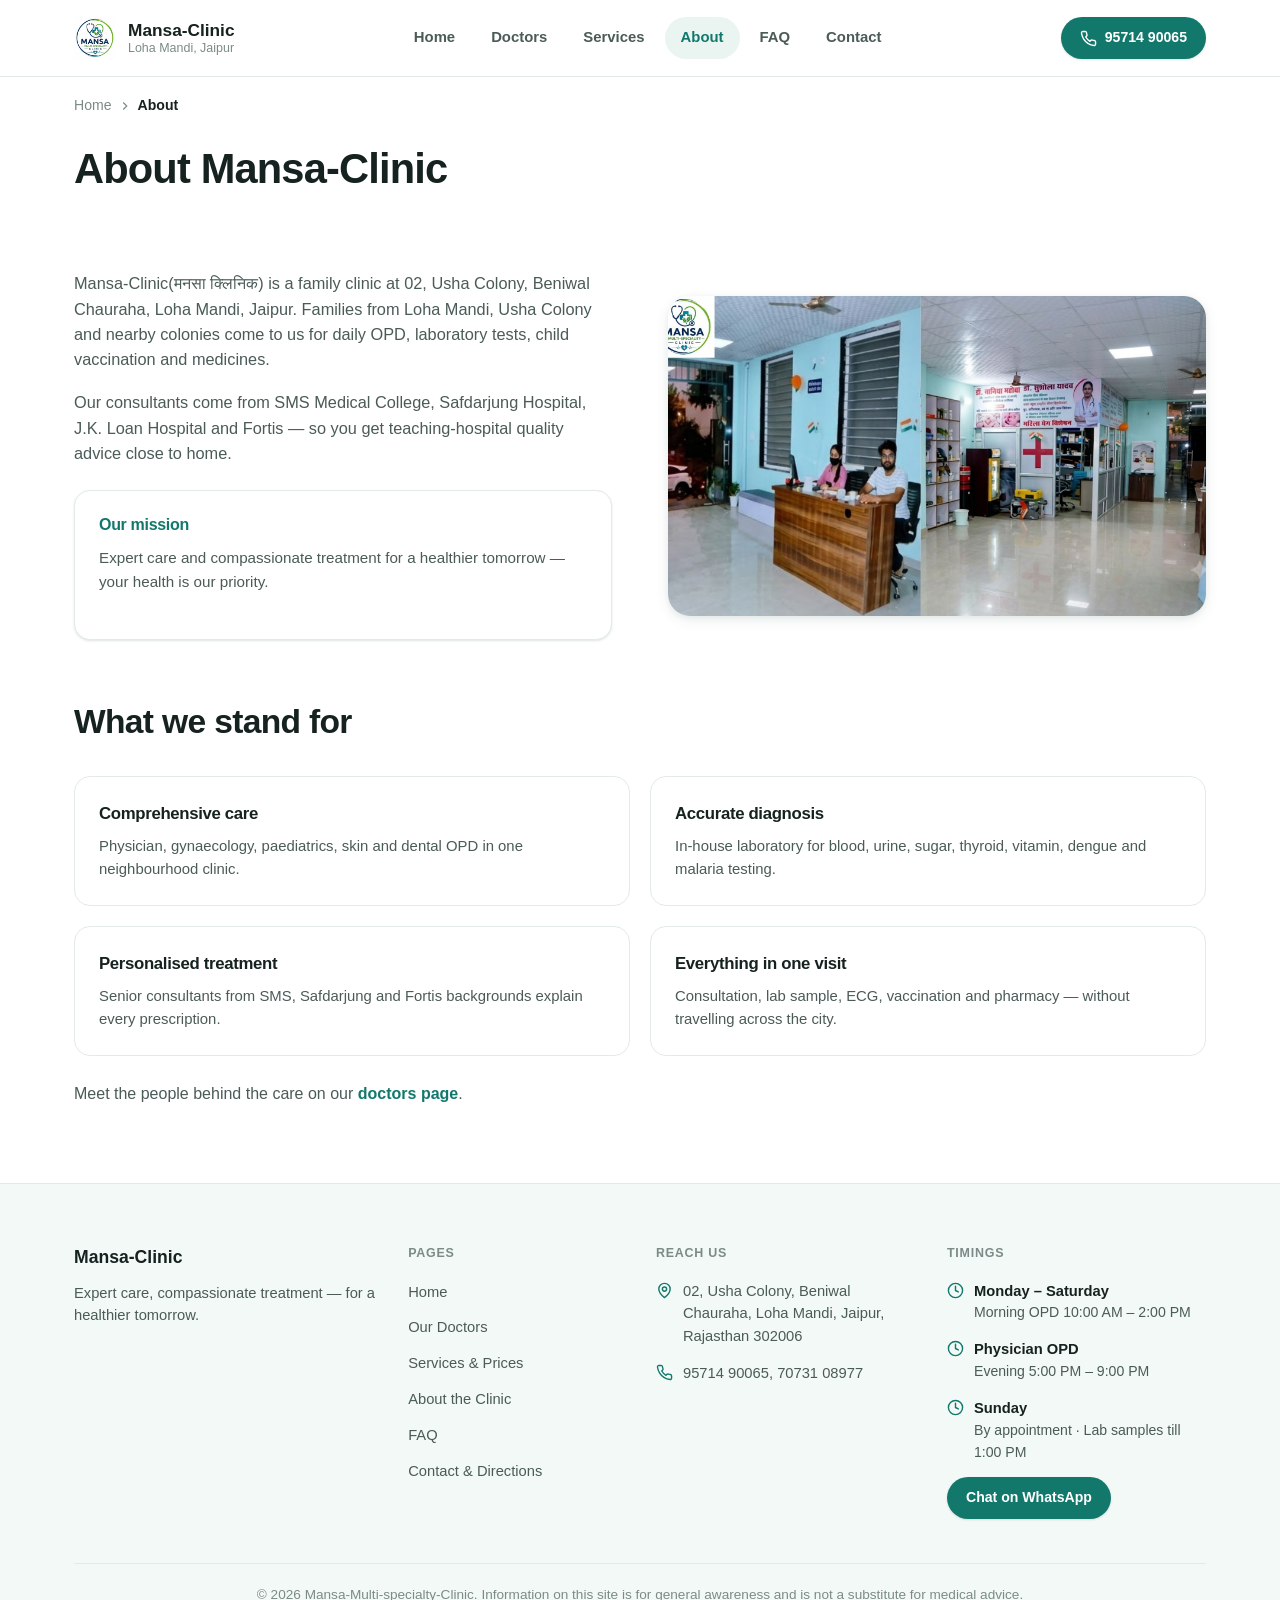
<file: about.html>
<!DOCTYPE html>
<html lang="en">
<head>
<meta charset="UTF-8" />
<meta name="viewport" content="width=device-width, initial-scale=1.0" />
<title>About Mansa-Clinic| Loha Mandi Jaipur</title>
<meta name="description" content="Mansa-Super-specialty-Clinicis a family clinic at Beniwal Chauraha, Loha Mandi, Jaipur, with consultants from SMS Medical College, Safdarjung Hospital and Fortis." />
<link rel="icon" href="data:image/svg+xml,<svg xmlns=%22http://www.w3.org/2000/svg%22 viewBox=%220 0 24 24%22><circle cx=%2212%22 cy=%2212%22 r=%2212%22 fill=%22%2312786c%22/></svg>" />
<link rel="stylesheet" href="assets/style.css" />
</head>
<body>

<!-- ===================== HEADER ===================== -->
<header class="site-header">
  <div class="container">
    <a href="index.html" class="brand">
    <span class="brand-mark" style="background:none;">
     <img src="assets/logo.png" alt="Mansa Clinic logo" style="width:100%; height:100%; object-fit:contain;">
    </span>
      <span class="brand-text">
        <span class="brand-name">Mansa-Clinic</span>
        <span class="brand-sub">Loha Mandi, Jaipur</span>
      </span>
    </a>

    <nav class="main-nav" id="main-nav">
      <a href="index.html">Home</a>
      <a href="index.html#doctors">Doctors</a>
      <a href="services.html">Services</a>
      <a href="about.html" class="active">About</a>
      <a href="faq.html">FAQ</a>
      <a href="contact.html">Contact</a>
    </nav>

    <a href="tel:+919571490065" class="btn btn-teal btn-sm header-cta">
      <svg viewBox="0 0 24 24" fill="none" stroke="currentColor" stroke-width="2" stroke-linecap="round" stroke-linejoin="round"><path d="M22 16.92v3a2 2 0 0 1-2.18 2 19.79 19.79 0 0 1-8.63-3.07 19.5 19.5 0 0 1-6-6 19.79 19.79 0 0 1-3.07-8.67A2 2 0 0 1 4.11 2h3a2 2 0 0 1 2 1.72c.127.96.361 1.903.7 2.81a2 2 0 0 1-.45 2.11L8.09 9.91a16 16 0 0 0 6 6l1.27-1.27a2 2 0 0 1 2.11-.45c.907.339 1.85.573 2.81.7A2 2 0 0 1 22 16.92z"/></svg>
      95714 90065
    </a>

    <button class="nav-toggle" id="nav-toggle" aria-label="Toggle menu" aria-expanded="false">
      <svg viewBox="0 0 24 24" fill="none" stroke="currentColor" stroke-width="2" stroke-linecap="round" stroke-linejoin="round"><line x1="3" y1="6" x2="21" y2="6"/><line x1="3" y1="12" x2="21" y2="12"/><line x1="3" y1="18" x2="21" y2="18"/></svg>
    </button>
  </div>
</header>

<div class="container">
  <div class="breadcrumb">
    <a href="index.html">Home</a>
    <svg width="14" height="14" viewBox="0 0 24 24" fill="none" stroke="currentColor" stroke-width="2"><polyline points="9 18 15 12 9 6"/></svg>
    <span class="current">About</span>
  </div>

  <div class="page-head" style="padding-bottom:0;">
    <h1>About Mansa-Clinic</h1>
  </div>
</div>

<!-- ===================== INTRO SPLIT ===================== -->
<section class="section-tight">
  <div class="container split">
    <div>
      <p style="color:var(--ink-soft); font-size:1.02rem; margin-bottom:18px;">Mansa-Clinic(मनसा क्लिनिक) is a family clinic at 02, Usha Colony, Beniwal Chauraha, Loha Mandi, Jaipur. Families from Loha Mandi, Usha Colony and nearby colonies come to us for daily OPD, laboratory tests, child vaccination and medicines.</p>
      <p style="color:var(--ink-soft); font-size:1.02rem;">Our consultants come from SMS Medical College, Safdarjung Hospital, J.K. Loan Hospital and Fortis — so you get teaching-hospital quality advice close to home.</p>

      <div class="mission-box">
        <h3>Our mission</h3>
        <p>Expert care and compassionate treatment for a healthier tomorrow — your health is our priority.</p>
      </div>
    </div>
    <div class="about-hero-media">
      <img src="assets/reception.jpg" alt="Reception at Mansa-Multi-specialty-Clinic, Loha Mandi, Jaipur" />
    </div>
  </div>
</section>

<!-- ===================== WHAT WE STAND FOR ===================== -->
<section class="section" style="padding-top:0;">
  <div class="container">
    <div class="section-head" style="margin-bottom:24px;">
      <h2>What we stand for</h2>
    </div>

    <div class="value-grid">
      <div class="value-card">
        <h3>Comprehensive care</h3>
        <p>Physician, gynaecology, paediatrics, skin and dental OPD in one neighbourhood clinic.</p>
      </div>
      <div class="value-card">
        <h3>Accurate diagnosis</h3>
        <p>In-house laboratory for blood, urine, sugar, thyroid, vitamin, dengue and malaria testing.</p>
      </div>
      <div class="value-card">
        <h3>Personalised treatment</h3>
        <p>Senior consultants from SMS, Safdarjung and Fortis backgrounds explain every prescription.</p>
      </div>
      <div class="value-card">
        <h3>Everything in one visit</h3>
        <p>Consultation, lab sample, ECG, vaccination and pharmacy — without travelling across the city.</p>
      </div>
    </div>

    <p style="margin-top:26px; color:var(--ink-soft); font-size:1rem;">Meet the people behind the care on our <a href="doctors.html" class="text-link">doctors page</a>.</p>
  </div>
</section>

<!-- ===================== FOOTER ===================== -->
<footer class="site-footer">
  <div class="container">
    <div class="footer-grid">
      <div class="footer-col">
        <div class="footer-brand">Mansa-Clinic</div>
        <p>Expert care, compassionate treatment — for a healthier tomorrow.</p>
      </div>
      <div class="footer-col">
        <h4>Pages</h4>
        <ul>
          <li><a href="index.html">Home</a></li>
          <li><a href="index.html#doctors">Our Doctors</a></li>
          <li><a href="services.html">Services &amp; Prices</a></li>
          <li><a href="about.html">About the Clinic</a></li>
          <li><a href="faq.html">FAQ</a></li>
          <li><a href="contact.html">Contact &amp; Directions</a></li>
        </ul>
      </div>
      <div class="footer-col">
        <h4>Reach us</h4>
        <div class="footer-line">
          <svg viewBox="0 0 24 24" fill="none" stroke="currentColor" stroke-width="2" stroke-linecap="round" stroke-linejoin="round"><path d="M20 10c0 6-8 12-8 12s-8-6-8-12a8 8 0 0 1 16 0z"/><circle cx="12" cy="10" r="3"/></svg>
          <span>02, Usha Colony, Beniwal Chauraha, Loha Mandi, Jaipur, Rajasthan 302006</span>
        </div>
        <div class="footer-line">
          <svg viewBox="0 0 24 24" fill="none" stroke="currentColor" stroke-width="2" stroke-linecap="round" stroke-linejoin="round"><path d="M22 16.92v3a2 2 0 0 1-2.18 2 19.79 19.79 0 0 1-8.63-3.07 19.5 19.5 0 0 1-6-6 19.79 19.79 0 0 1-3.07-8.67A2 2 0 0 1 4.11 2h3a2 2 0 0 1 2 1.72c.127.96.361 1.903.7 2.81a2 2 0 0 1-.45 2.11L8.09 9.91a16 16 0 0 0 6 6l1.27-1.27a2 2 0 0 1 2.11-.45c.907.339 1.85.573 2.81.7A2 2 0 0 1 22 16.92z"/></svg>
          <span><a href="tel:+919571490065">95714 90065</a>, <a href="tel:+917073108977">70731 08977</a></span>
        </div>
      </div>
      <div class="footer-col">
        <h4>Timings</h4>
        <div class="footer-timing">
          <svg viewBox="0 0 24 24" fill="none" stroke="currentColor" stroke-width="2" stroke-linecap="round" stroke-linejoin="round"><circle cx="12" cy="12" r="10"/><polyline points="12 6 12 12 16 14"/></svg>
          <span><strong>Monday – Saturday</strong><span>Morning OPD 10:00 AM – 2:00 PM</span></span>
        </div>
        <div class="footer-timing">
          <svg viewBox="0 0 24 24" fill="none" stroke="currentColor" stroke-width="2" stroke-linecap="round" stroke-linejoin="round"><circle cx="12" cy="12" r="10"/><polyline points="12 6 12 12 16 14"/></svg>
          <span><strong>Physician OPD</strong><span>Evening 5:00 PM – 9:00 PM</span></span>
        </div>
        <div class="footer-timing">
          <svg viewBox="0 0 24 24" fill="none" stroke="currentColor" stroke-width="2" stroke-linecap="round" stroke-linejoin="round"><circle cx="12" cy="12" r="10"/><polyline points="12 6 12 12 16 14"/></svg>
          <span><strong>Sunday</strong><span>By appointment · Lab samples till 1:00 PM</span></span>
        </div>
        <a href="https://wa.me/919571490065?text=Hi!%20I'd%20like%20to%20book%20an%20appointment%20at%20Mansa%20Clinic%2C%20Loha%20Mandi%2C%20Jaipur." class="btn btn-teal btn-sm" target="_blank" rel="noopener">Chat on WhatsApp</a>
      </div>
    </div>
    <div class="footer-bottom">© 2026 Mansa-Multi-specialty-Clinic. Information on this site is for general awareness and is not a substitute for medical advice.</div>
  </div>
</footer>

<div class="mobile-bar">
  <a href="tel:+919571490065" class="mb-call">
    <svg viewBox="0 0 24 24" fill="none" stroke="currentColor" stroke-width="2" stroke-linecap="round" stroke-linejoin="round"><path d="M22 16.92v3a2 2 0 0 1-2.18 2 19.79 19.79 0 0 1-8.63-3.07 19.5 19.5 0 0 1-6-6 19.79 19.79 0 0 1-3.07-8.67A2 2 0 0 1 4.11 2h3a2 2 0 0 1 2 1.72c.127.96.361 1.903.7 2.81a2 2 0 0 1-.45 2.11L8.09 9.91a16 16 0 0 0 6 6l1.27-1.27a2 2 0 0 1 2.11-.45c.907.339 1.85.573 2.81.7A2 2 0 0 1 22 16.92z"/></svg>
    Call now
  </a>
  <a href="https://wa.me/919571490065" class="mb-whatsapp" target="_blank" rel="noopener">
    <svg viewBox="0 0 24 24" fill="none" stroke="currentColor" stroke-width="2" stroke-linecap="round" stroke-linejoin="round"><path d="M21 11.5a8.38 8.38 0 0 1-.9 3.8 8.5 8.5 0 0 1-7.6 4.7 8.38 8.38 0 0 1-3.8-.9L3 21l1.9-5.7a8.38 8.38 0 0 1-.9-3.8 8.5 8.5 0 0 1 4.7-7.6 8.38 8.38 0 0 1 3.8-.9h.5a8.48 8.48 0 0 1 8 8v.5z"/></svg>
    WhatsApp
  </a>
  <a href="contact.html" class="mb-book">
    <svg viewBox="0 0 24 24" fill="none" stroke="currentColor" stroke-width="2" stroke-linecap="round" stroke-linejoin="round"><rect x="3" y="4" width="18" height="18" rx="2"/><line x1="16" y1="2" x2="16" y2="6"/><line x1="8" y1="2" x2="8" y2="6"/><line x1="3" y1="10" x2="21" y2="10"/></svg>
    Book
  </a>
</div>

<script src="assets/script.js"></script>
</body>
</html>
</file>
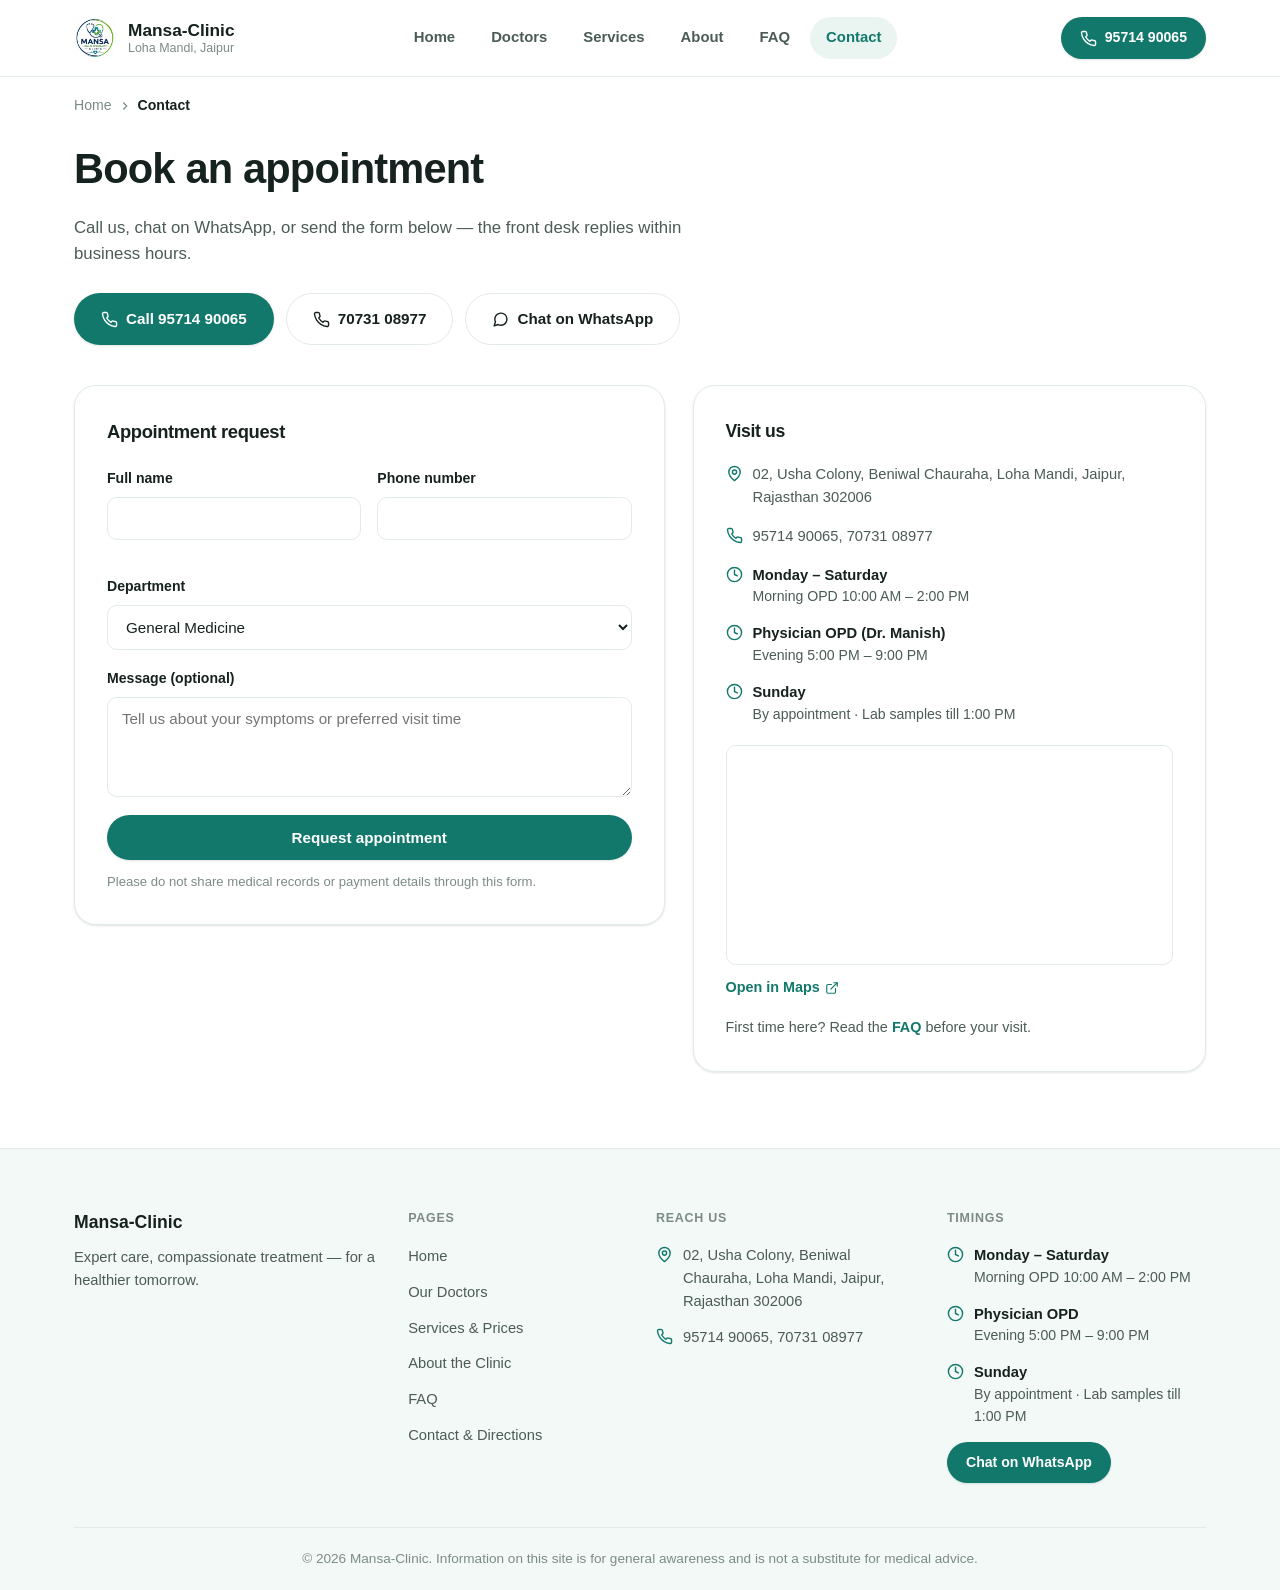
<file: contact.html>
<!DOCTYPE html>
<html lang="en">
<head>
<meta charset="UTF-8" />
<meta name="viewport" content="width=device-width, initial-scale=1.0" />
<title>Contact &amp; Book an Appointment | Mansa-Clinic
, Loha Mandi Jaipur</title>
<meta name="description" content="Call, WhatsApp or request an appointment at Mansa-Clinic
, Beniwal Chauraha, Loha Mandi, Jaipur. Address, phone numbers, timings and map directions." />
<link rel="icon" href="data:image/svg+xml,<svg xmlns=%22http://www.w3.org/2000/svg%22 viewBox=%220 0 24 24%22><circle cx=%2212%22 cy=%2212%22 r=%2212%22 fill=%22%2312786c%22/></svg>" />
<link rel="stylesheet" href="assets/style.css" />
</head>
<body>

<!-- ===================== HEADER ===================== -->
<header class="site-header">
  <div class="container">
    <a href="index.html" class="brand">
     <span class="brand-mark" style="background:none;">
       <img src="assets/logo.png" alt="Mansa Clinic logo" style="width:100%; height:100%; object-fit:contain;">
     </span>
      <span class="brand-text">
        <span class="brand-name">Mansa-Clinic
</span>
        <span class="brand-sub">Loha Mandi, Jaipur</span>
      </span>
    </a>

    <nav class="main-nav" id="main-nav">
      <a href="index.html">Home</a>
      <a href="index.html#doctors">Doctors</a>
      <a href="services.html">Services</a>
      <a href="about.html">About</a>
      <a href="faq.html">FAQ</a>
      <a href="contact.html" class="active">Contact</a>
    </nav>

    <a href="tel:+919571490065" class="btn btn-teal btn-sm header-cta">
      <svg viewBox="0 0 24 24" fill="none" stroke="currentColor" stroke-width="2" stroke-linecap="round" stroke-linejoin="round"><path d="M22 16.92v3a2 2 0 0 1-2.18 2 19.79 19.79 0 0 1-8.63-3.07 19.5 19.5 0 0 1-6-6 19.79 19.79 0 0 1-3.07-8.67A2 2 0 0 1 4.11 2h3a2 2 0 0 1 2 1.72c.127.96.361 1.903.7 2.81a2 2 0 0 1-.45 2.11L8.09 9.91a16 16 0 0 0 6 6l1.27-1.27a2 2 0 0 1 2.11-.45c.907.339 1.85.573 2.81.7A2 2 0 0 1 22 16.92z"/></svg>
      95714 90065
    </a>

    <button class="nav-toggle" id="nav-toggle" aria-label="Toggle menu" aria-expanded="false">
      <svg viewBox="0 0 24 24" fill="none" stroke="currentColor" stroke-width="2" stroke-linecap="round" stroke-linejoin="round"><line x1="3" y1="6" x2="21" y2="6"/><line x1="3" y1="12" x2="21" y2="12"/><line x1="3" y1="18" x2="21" y2="18"/></svg>
    </button>
  </div>
</header>

<div class="container">
  <div class="breadcrumb">
    <a href="index.html">Home</a>
    <svg width="14" height="14" viewBox="0 0 24 24" fill="none" stroke="currentColor" stroke-width="2"><polyline points="9 18 15 12 9 6"/></svg>
    <span class="current">Contact</span>
  </div>

  <div class="page-head" style="padding-bottom:0;">
    <h1>Book an appointment</h1>
    <p>Call us, chat on WhatsApp, or send the form below — the front desk replies within business hours.</p>
  </div>

  <div class="contact-actions">
    <a href="tel:+919571490065" class="btn btn-teal">
      <svg viewBox="0 0 24 24" fill="none" stroke="currentColor" stroke-width="2" stroke-linecap="round" stroke-linejoin="round"><path d="M22 16.92v3a2 2 0 0 1-2.18 2 19.79 19.79 0 0 1-8.63-3.07 19.5 19.5 0 0 1-6-6 19.79 19.79 0 0 1-3.07-8.67A2 2 0 0 1 4.11 2h3a2 2 0 0 1 2 1.72c.127.96.361 1.903.7 2.81a2 2 0 0 1-.45 2.11L8.09 9.91a16 16 0 0 0 6 6l1.27-1.27a2 2 0 0 1 2.11-.45c.907.339 1.85.573 2.81.7A2 2 0 0 1 22 16.92z"/></svg>
      Call 95714 90065
    </a>
    <a href="tel:+917073108977" class="btn btn-outline">
      <svg viewBox="0 0 24 24" fill="none" stroke="currentColor" stroke-width="2" stroke-linecap="round" stroke-linejoin="round"><path d="M22 16.92v3a2 2 0 0 1-2.18 2 19.79 19.79 0 0 1-8.63-3.07 19.5 19.5 0 0 1-6-6 19.79 19.79 0 0 1-3.07-8.67A2 2 0 0 1 4.11 2h3a2 2 0 0 1 2 1.72c.127.96.361 1.903.7 2.81a2 2 0 0 1-.45 2.11L8.09 9.91a16 16 0 0 0 6 6l1.27-1.27a2 2 0 0 1 2.11-.45c.907.339 1.85.573 2.81.7A2 2 0 0 1 22 16.92z"/></svg>
      70731 08977
    </a>
    <a href="https://wa.me/919571490065?text=Hi!%20I'd%20like%20to%20book%20an%20appointment%20at%20Mansa%20Clinic%2C%20Loha%20Mandi%2C%20Jaipur." class="btn btn-outline" target="_blank" rel="noopener">
      <svg viewBox="0 0 24 24" fill="none" stroke="currentColor" stroke-width="2" stroke-linecap="round" stroke-linejoin="round"><path d="M21 11.5a8.38 8.38 0 0 1-.9 3.8 8.5 8.5 0 0 1-7.6 4.7 8.38 8.38 0 0 1-3.8-.9L3 21l1.9-5.7a8.38 8.38 0 0 1-.9-3.8 8.5 8.5 0 0 1 4.7-7.6 8.38 8.38 0 0 1 3.8-.9h.5a8.48 8.48 0 0 1 8 8v.5z"/></svg>
      Chat on WhatsApp
    </a>
  </div>
</div>

<!-- ===================== CONTACT GRID ===================== -->
<section class="section" style="padding-top:0;">
  <div class="container">
    <div class="contact-grid">

      <!-- Appointment form -->
      <div class="contact-form-card">
        <h3>Appointment request</h3>
        <form id="appointment-form">
          <div class="form-row">
            <div class="form-field">
              <label for="fullname">Full name</label>
              <input type="text" id="fullname" name="fullname" required />
            </div>
            <div class="form-field">
              <label for="phone">Phone number</label>
              <input type="tel" id="phone" name="phone" required />
            </div>
          </div>

          <div class="form-field">
            <label for="department">Department</label>
            <select id="department" name="department">
              <option>General Medicine</option>
              <option>Gynaecology &amp; Pregnancy</option>
              <option>Child Specialist</option>
              <option>Skin &amp; Allergy</option>
              <option>Dental</option>
            </select>
          </div>

          <div class="form-field">
            <label for="message">Message (optional)</label>
            <textarea id="message" name="message" placeholder="Tell us about your symptoms or preferred visit time"></textarea>
          </div>

          <button type="submit" class="btn btn-teal btn-block">Request appointment</button>
          <p class="form-note">Please do not share medical records or payment details through this form.</p>
          <div class="form-success" id="form-success">Thanks — your request has been noted. Our front desk will call you back shortly. For anything urgent, please call 95714 90065 directly.</div>
        </form>
      </div>

      <!-- Visit us -->
      <div class="contact-info-card">
        <h3>Visit us</h3>

        <div class="footer-line" style="margin-bottom:16px;">
          <svg viewBox="0 0 24 24" fill="none" stroke="currentColor" stroke-width="2" stroke-linecap="round" stroke-linejoin="round"><path d="M20 10c0 6-8 12-8 12s-8-6-8-12a8 8 0 0 1 16 0z"/><circle cx="12" cy="10" r="3"/></svg>
          <span>02, Usha Colony, Beniwal Chauraha, Loha Mandi, Jaipur, Rajasthan 302006</span>
        </div>
        <div class="footer-line" style="margin-bottom:16px;">
          <svg viewBox="0 0 24 24" fill="none" stroke="currentColor" stroke-width="2" stroke-linecap="round" stroke-linejoin="round"><path d="M22 16.92v3a2 2 0 0 1-2.18 2 19.79 19.79 0 0 1-8.63-3.07 19.5 19.5 0 0 1-6-6 19.79 19.79 0 0 1-3.07-8.67A2 2 0 0 1 4.11 2h3a2 2 0 0 1 2 1.72c.127.96.361 1.903.7 2.81a2 2 0 0 1-.45 2.11L8.09 9.91a16 16 0 0 0 6 6l1.27-1.27a2 2 0 0 1 2.11-.45c.907.339 1.85.573 2.81.7A2 2 0 0 1 22 16.92z"/></svg>
          <span>95714 90065, 70731 08977</span>
        </div>
        <div class="footer-timing">
          <svg viewBox="0 0 24 24" fill="none" stroke="currentColor" stroke-width="2" stroke-linecap="round" stroke-linejoin="round"><circle cx="12" cy="12" r="10"/><polyline points="12 6 12 12 16 14"/></svg>
          <span><strong>Monday – Saturday</strong><span>Morning OPD 10:00 AM – 2:00 PM</span></span>
        </div>
        <div class="footer-timing">
          <svg viewBox="0 0 24 24" fill="none" stroke="currentColor" stroke-width="2" stroke-linecap="round" stroke-linejoin="round"><circle cx="12" cy="12" r="10"/><polyline points="12 6 12 12 16 14"/></svg>
          <span><strong>Physician OPD (Dr. Manish)</strong><span>Evening 5:00 PM – 9:00 PM</span></span>
        </div>
        <div class="footer-timing">
          <svg viewBox="0 0 24 24" fill="none" stroke="currentColor" stroke-width="2" stroke-linecap="round" stroke-linejoin="round"><circle cx="12" cy="12" r="10"/><polyline points="12 6 12 12 16 14"/></svg>
          <span><strong>Sunday</strong><span>By appointment · Lab samples till 1:00 PM</span></span>
        </div>

        <div class="map-frame">
          <iframe
            src="https://www.google.com/maps?q=MANSA+CLINIC,+BENIWAL+CHORAHA,+Loha+Mandi+Rd,+Harmada,+Jaipur,+Rajasthan+302013&output=embed"
            loading="lazy"
            referrerpolicy="no-referrer-when-downgrade"
            title="Map showing Mansa-Clinic, Beniwal Chauraha, Loha Mandi, Jaipur">
          </iframe>
        </div>
        <p style="margin-top:10px;">
          <a href="https://www.google.com/maps/search/?api=1&query=MANSA+CLINIC,+BENIWAL+CHORAHA,+Loha+Mandi+Rd,+Harmada,+Jaipur,+Rajasthan+302013" class="text-link" target="_blank" rel="noopener" style="display:inline-flex; align-items:center; gap:5px; font-size:0.9rem;">
            Open in Maps
            <svg width="14" height="14" viewBox="0 0 24 24" fill="none" stroke="currentColor" stroke-width="2" stroke-linecap="round" stroke-linejoin="round"><path d="M18 13v6a2 2 0 0 1-2 2H5a2 2 0 0 1-2-2V8a2 2 0 0 1 2-2h6"/><polyline points="15 3 21 3 21 9"/><line x1="10" y1="14" x2="21" y2="3"/></svg>
          </a>
        </p>

        <p class="faq-hint">First time here? Read the <a href="faq.html" class="text-link">FAQ</a> before your visit.</p>
      </div>

    </div>
  </div>
</section>

<!-- ===================== FOOTER ===================== -->
<footer class="site-footer">
  <div class="container">
    <div class="footer-grid">
      <div class="footer-col">
        <div class="footer-brand">Mansa-Clinic</div>
        <p>Expert care, compassionate treatment — for a healthier tomorrow.</p>
      </div>
      <div class="footer-col">
        <h4>Pages</h4>
        <ul>
          <li><a href="index.html">Home</a></li>
          <li><a href="index.html#doctors">Our Doctors</a></li>
          <li><a href="services.html">Services &amp; Prices</a></li>
          <li><a href="about.html">About the Clinic</a></li>
          <li><a href="faq.html">FAQ</a></li>
          <li><a href="contact.html">Contact &amp; Directions</a></li>
        </ul>
      </div>
      <div class="footer-col">
        <h4>Reach us</h4>
        <div class="footer-line">
          <svg viewBox="0 0 24 24" fill="none" stroke="currentColor" stroke-width="2" stroke-linecap="round" stroke-linejoin="round"><path d="M20 10c0 6-8 12-8 12s-8-6-8-12a8 8 0 0 1 16 0z"/><circle cx="12" cy="10" r="3"/></svg>
          <span>02, Usha Colony, Beniwal Chauraha, Loha Mandi, Jaipur, Rajasthan 302006</span>
        </div>
        <div class="footer-line">
          <svg viewBox="0 0 24 24" fill="none" stroke="currentColor" stroke-width="2" stroke-linecap="round" stroke-linejoin="round"><path d="M22 16.92v3a2 2 0 0 1-2.18 2 19.79 19.79 0 0 1-8.63-3.07 19.5 19.5 0 0 1-6-6 19.79 19.79 0 0 1-3.07-8.67A2 2 0 0 1 4.11 2h3a2 2 0 0 1 2 1.72c.127.96.361 1.903.7 2.81a2 2 0 0 1-.45 2.11L8.09 9.91a16 16 0 0 0 6 6l1.27-1.27a2 2 0 0 1 2.11-.45c.907.339 1.85.573 2.81.7A2 2 0 0 1 22 16.92z"/></svg>
          <span><a href="tel:+919571490065">95714 90065</a>, <a href="tel:+917073108977">70731 08977</a></span>
        </div>
      </div>
      <div class="footer-col">
        <h4>Timings</h4>
        <div class="footer-timing">
          <svg viewBox="0 0 24 24" fill="none" stroke="currentColor" stroke-width="2" stroke-linecap="round" stroke-linejoin="round"><circle cx="12" cy="12" r="10"/><polyline points="12 6 12 12 16 14"/></svg>
          <span><strong>Monday – Saturday</strong><span>Morning OPD 10:00 AM – 2:00 PM</span></span>
        </div>
        <div class="footer-timing">
          <svg viewBox="0 0 24 24" fill="none" stroke="currentColor" stroke-width="2" stroke-linecap="round" stroke-linejoin="round"><circle cx="12" cy="12" r="10"/><polyline points="12 6 12 12 16 14"/></svg>
          <span><strong>Physician OPD</strong><span>Evening 5:00 PM – 9:00 PM</span></span>
        </div>
        <div class="footer-timing">
          <svg viewBox="0 0 24 24" fill="none" stroke="currentColor" stroke-width="2" stroke-linecap="round" stroke-linejoin="round"><circle cx="12" cy="12" r="10"/><polyline points="12 6 12 12 16 14"/></svg>
          <span><strong>Sunday</strong><span>By appointment · Lab samples till 1:00 PM</span></span>
        </div>
        <a href="https://wa.me/919571490065?text=Hi!%20I'd%20like%20to%20book%20an%20appointment%20at%20Mansa%20Clinic%2C%20Loha%20Mandi%2C%20Jaipur." class="btn btn-teal btn-sm" target="_blank" rel="noopener">Chat on WhatsApp</a>
      </div>
    </div>
    <div class="footer-bottom">© 2026 Mansa-Clinic. Information on this site is for general awareness and is not a substitute for medical advice.</div>
  </div>
</footer>

<div class="mobile-bar">
  <a href="tel:+919571490065" class="mb-call">
    <svg viewBox="0 0 24 24" fill="none" stroke="currentColor" stroke-width="2" stroke-linecap="round" stroke-linejoin="round"><path d="M22 16.92v3a2 2 0 0 1-2.18 2 19.79 19.79 0 0 1-8.63-3.07 19.5 19.5 0 0 1-6-6 19.79 19.79 0 0 1-3.07-8.67A2 2 0 0 1 4.11 2h3a2 2 0 0 1 2 1.72c.127.96.361 1.903.7 2.81a2 2 0 0 1-.45 2.11L8.09 9.91a16 16 0 0 0 6 6l1.27-1.27a2 2 0 0 1 2.11-.45c.907.339 1.85.573 2.81.7A2 2 0 0 1 22 16.92z"/></svg>
    Call now
  </a>
  <a href="https://wa.me/919571490065" class="mb-whatsapp" target="_blank" rel="noopener">
    <svg viewBox="0 0 24 24" fill="none" stroke="currentColor" stroke-width="2" stroke-linecap="round" stroke-linejoin="round"><path d="M21 11.5a8.38 8.38 0 0 1-.9 3.8 8.5 8.5 0 0 1-7.6 4.7 8.38 8.38 0 0 1-3.8-.9L3 21l1.9-5.7a8.38 8.38 0 0 1-.9-3.8 8.5 8.5 0 0 1 4.7-7.6 8.38 8.38 0 0 1 3.8-.9h.5a8.48 8.48 0 0 1 8 8v.5z"/></svg>
    WhatsApp
  </a>
  <a href="contact.html" class="mb-book">
    <svg viewBox="0 0 24 24" fill="none" stroke="currentColor" stroke-width="2" stroke-linecap="round" stroke-linejoin="round"><rect x="3" y="4" width="18" height="18" rx="2"/><line x1="16" y1="2" x2="16" y2="6"/><line x1="8" y1="2" x2="8" y2="6"/><line x1="3" y1="10" x2="21" y2="10"/></svg>
    Book
  </a>
</div>

<script src="assets/script.js"></script>
</body>
</html>
</file>
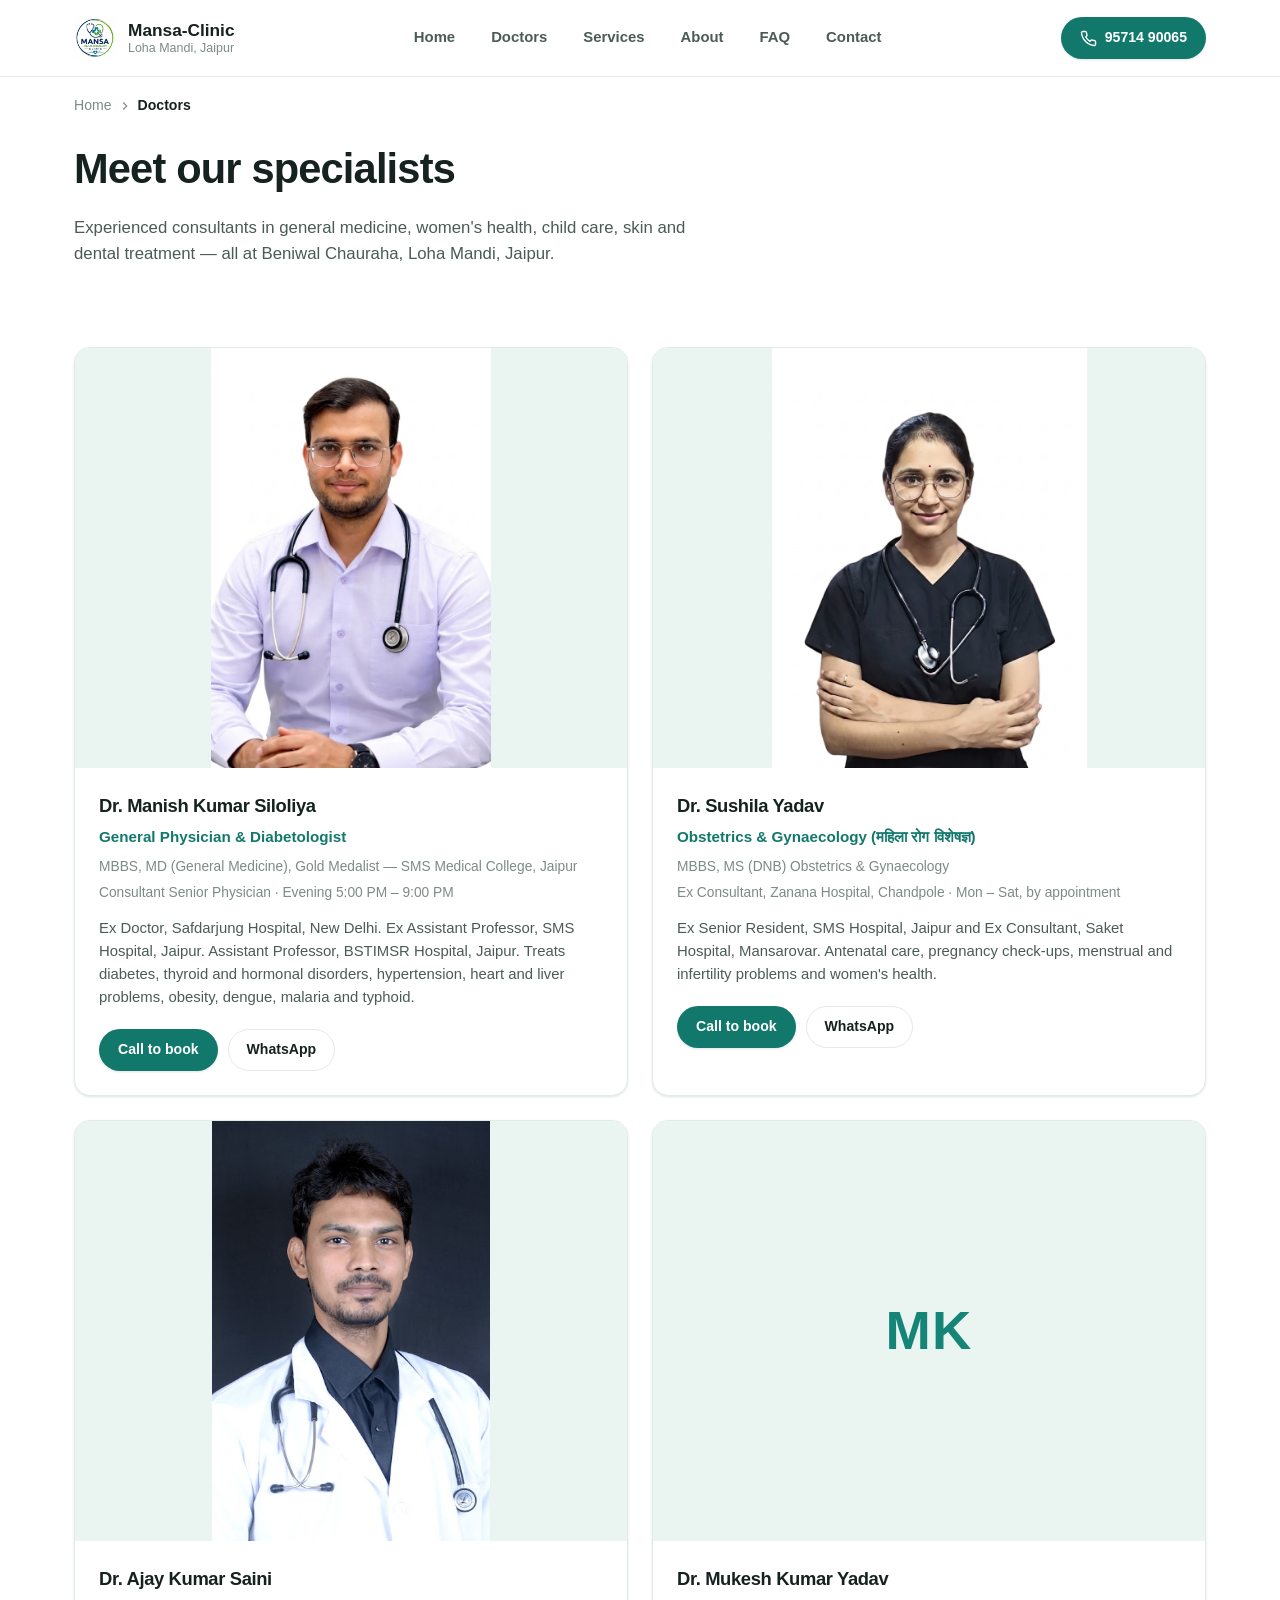
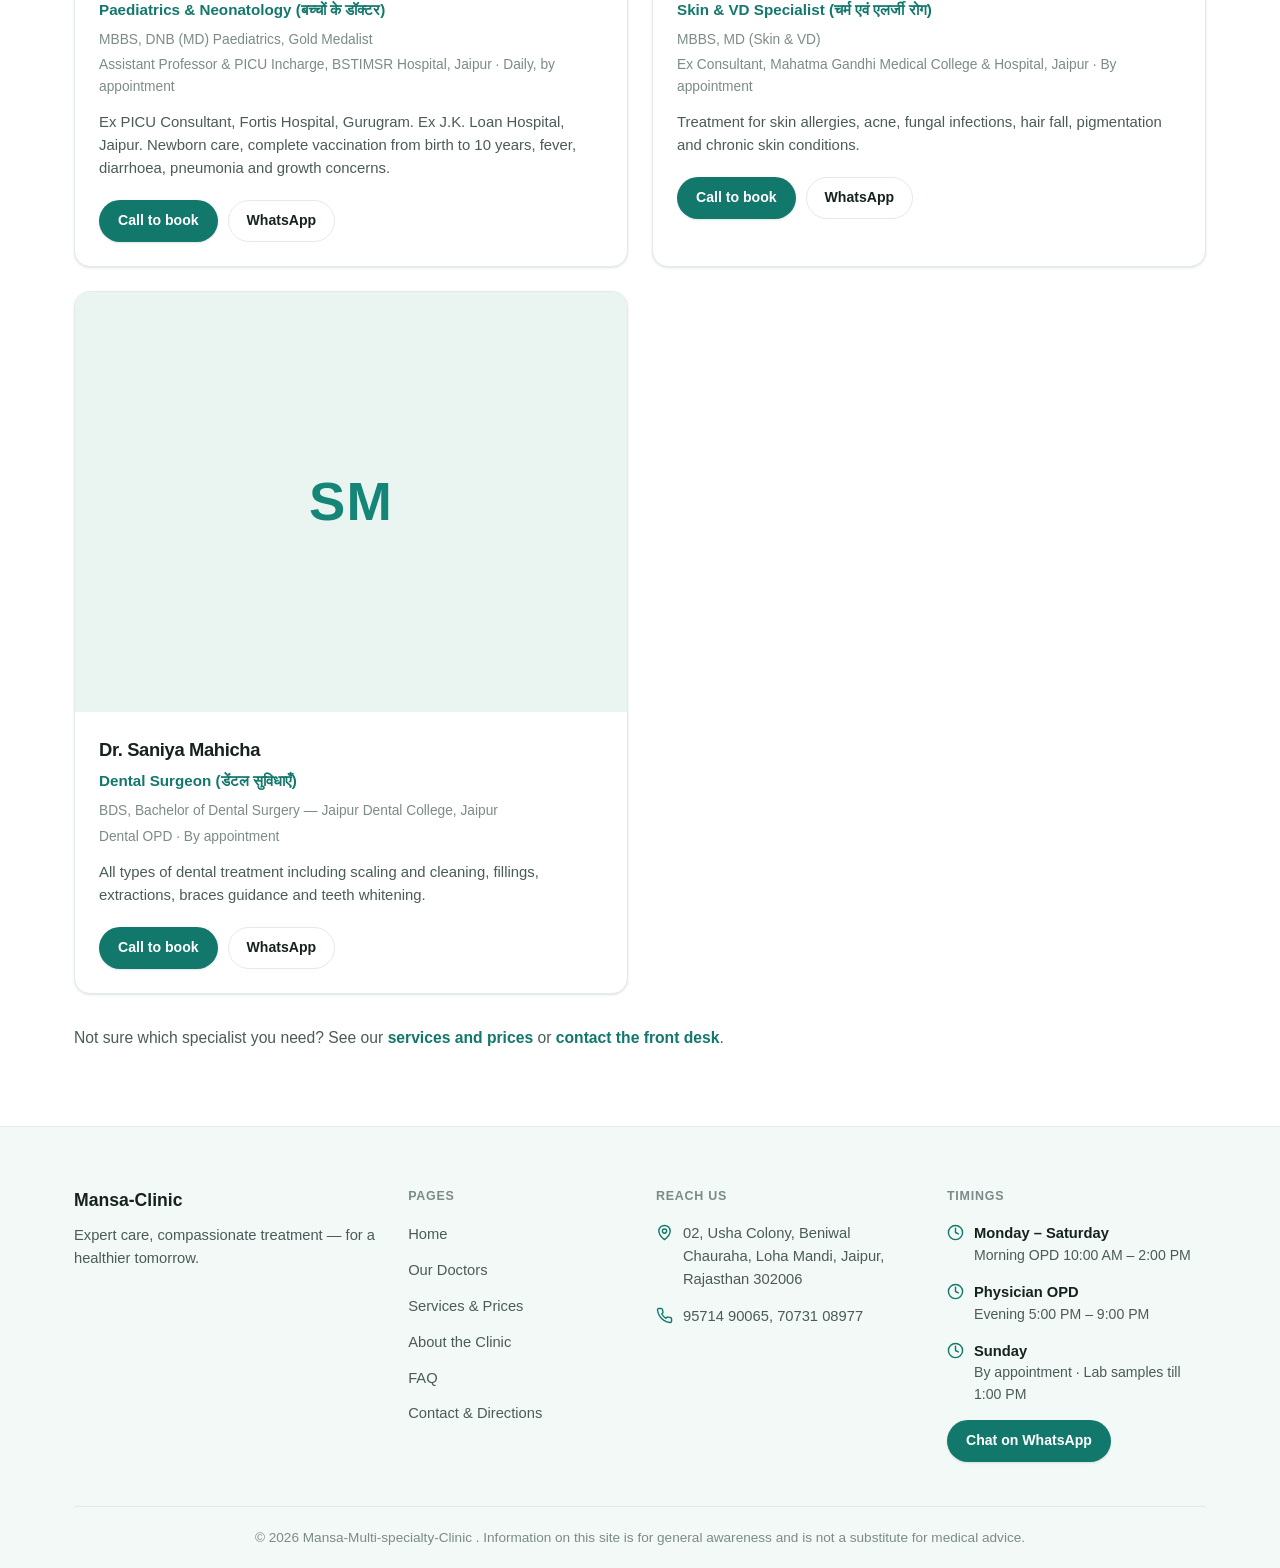
<file: doctors.html>
<!DOCTYPE html>
<html lang="en">
<head>
<meta charset="UTF-8" />
<meta name="viewport" content="width=device-width, initial-scale=1.0" />
<title>Our Doctors | Mansa-Clinic
, Loha Mandi Jaipur</title>
<meta name="description" content="Meet the consultants at Mansa-Clinic
, Loha Mandi, Jaipur — general physician, gynaecologist, paediatrician, skin specialist and dental surgeon." />
<link rel="icon" href="data:image/svg+xml,<svg xmlns=%22http://www.w3.org/2000/svg%22 viewBox=%220 0 24 24%22><circle cx=%2212%22 cy=%2212%22 r=%2212%22 fill=%22%2312786c%22/></svg>" />
<link rel="stylesheet" href="assets/style.css" />
</head>
<body>

<!-- ===================== HEADER ===================== -->
<header class="site-header">
  <div class="container">
    <a href="index.html" class="brand">
      <span class="brand-mark" style="background:none;">
        <img src="assets/logo.png" alt="Mansa Clinic logo" style="width:100%; height:100%; object-fit:contain;">
      </span>
      <span class="brand-text">
        <span class="brand-name">Mansa-Clinic
</span>
        <span class="brand-sub">Loha Mandi, Jaipur</span>
      </span>
    </a>

    <nav class="main-nav" id="main-nav">
      <a href="index.html">Home</a>
      <a href="index.html#doctors">Doctors</a>
      <a href="services.html">Services</a>
      <a href="about.html">About</a>
      <a href="faq.html">FAQ</a>
      <a href="contact.html">Contact</a>
    </nav>

    <a href="tel:+919571490065" class="btn btn-teal btn-sm header-cta">
      <svg viewBox="0 0 24 24" fill="none" stroke="currentColor" stroke-width="2" stroke-linecap="round" stroke-linejoin="round"><path d="M22 16.92v3a2 2 0 0 1-2.18 2 19.79 19.79 0 0 1-8.63-3.07 19.5 19.5 0 0 1-6-6 19.79 19.79 0 0 1-3.07-8.67A2 2 0 0 1 4.11 2h3a2 2 0 0 1 2 1.72c.127.96.361 1.903.7 2.81a2 2 0 0 1-.45 2.11L8.09 9.91a16 16 0 0 0 6 6l1.27-1.27a2 2 0 0 1 2.11-.45c.907.339 1.85.573 2.81.7A2 2 0 0 1 22 16.92z"/></svg>
      95714 90065
    </a>

    <button class="nav-toggle" id="nav-toggle" aria-label="Toggle menu" aria-expanded="false">
      <svg viewBox="0 0 24 24" fill="none" stroke="currentColor" stroke-width="2" stroke-linecap="round" stroke-linejoin="round"><line x1="3" y1="6" x2="21" y2="6"/><line x1="3" y1="12" x2="21" y2="12"/><line x1="3" y1="18" x2="21" y2="18"/></svg>
    </button>
  </div>
</header>

<div class="container">
  <div class="breadcrumb">
    <a href="index.html">Home</a>
    <svg width="14" height="14" viewBox="0 0 24 24" fill="none" stroke="currentColor" stroke-width="2"><polyline points="9 18 15 12 9 6"/></svg>
    <span class="current">Doctors</span>
  </div>

  <div class="page-head">
    <h1>Meet our specialists</h1>
    <p>Experienced consultants in general medicine, women's health, child care, skin and dental treatment — all at Beniwal Chauraha, Loha Mandi, Jaipur.</p>
  </div>
</div>

<!-- ===================== DOCTOR GRID ===================== -->
<section class="section" style="padding-top:0;">
  <div class="container">
    <div class="doctor-grid">

      <!-- Dr. Manish Kumar Siloliya -->
      <div class="doctor-card">
        <div class="doctor-photo">
          <img src="assets/doctor-manish.jpg" alt="Dr. Manish Kumar Siloliya" />
        </div>
        <div class="doctor-body">
          <h3>Dr. Manish Kumar Siloliya</h3>
          <span class="doctor-specialty">General Physician &amp; Diabetologist</span>
          <p class="doctor-cred">MBBS, MD (General Medicine), Gold Medalist — SMS Medical College, Jaipur</p>
          <p class="doctor-cred">Consultant Senior Physician · Evening 5:00 PM – 9:00 PM</p>
          <p class="doctor-desc">Ex Doctor, Safdarjung Hospital, New Delhi. Ex Assistant Professor, SMS Hospital, Jaipur. Assistant Professor, BSTIMSR Hospital, Jaipur. Treats diabetes, thyroid and hormonal disorders, hypertension, heart and liver problems, obesity, dengue, malaria and typhoid.</p>
          <div class="doctor-actions">
            <a href="tel:+919571490065" class="btn btn-teal btn-sm">Call to book</a>
            <a href="https://wa.me/919571490065" class="btn btn-outline btn-sm" target="_blank" rel="noopener">WhatsApp</a>
          </div>
        </div>
      </div>

      <!-- Dr. Sushila Yadav -->
      <div class="doctor-card">
        <div class="doctor-photo">
          <img src="assets/doctor-sushila.jpg" alt="Dr. Sushila Yadav" />
        </div>
        <div class="doctor-body">
          <h3>Dr. Sushila Yadav</h3>
          <span class="doctor-specialty">Obstetrics &amp; Gynaecology (महिला रोग विशेषज्ञ)</span>
          <p class="doctor-cred">MBBS, MS (DNB) Obstetrics &amp; Gynaecology</p>
          <p class="doctor-cred">Ex Consultant, Zanana Hospital, Chandpole · Mon – Sat, by appointment</p>
          <p class="doctor-desc">Ex Senior Resident, SMS Hospital, Jaipur and Ex Consultant, Saket Hospital, Mansarovar. Antenatal care, pregnancy check-ups, menstrual and infertility problems and women's health.</p>
          <div class="doctor-actions">
            <a href="tel:+919571490065" class="btn btn-teal btn-sm">Call to book</a>
            <a href="https://wa.me/919571490065" class="btn btn-outline btn-sm" target="_blank" rel="noopener">WhatsApp</a>
          </div>
        </div>
      </div>

      <!-- Dr. Ajay Kumar Saini -->
      <div class="doctor-card">
        <div class="doctor-photo">
          <img src="assets/doctor-ajay.jpg" alt="Dr. Ajay Kumar Saini" />
        </div>
        <div class="doctor-body">
          <h3>Dr. Ajay Kumar Saini</h3>
          <span class="doctor-specialty">Paediatrics &amp; Neonatology (बच्चों के डॉक्टर)</span>
          <p class="doctor-cred">MBBS, DNB (MD) Paediatrics, Gold Medalist</p>
          <p class="doctor-cred">Assistant Professor &amp; PICU Incharge, BSTIMSR Hospital, Jaipur · Daily, by appointment</p>
          <p class="doctor-desc">Ex PICU Consultant, Fortis Hospital, Gurugram. Ex J.K. Loan Hospital, Jaipur. Newborn care, complete vaccination from birth to 10 years, fever, diarrhoea, pneumonia and growth concerns.</p>
          <div class="doctor-actions">
            <a href="tel:+919571490065" class="btn btn-teal btn-sm">Call to book</a>
            <a href="https://wa.me/919571490065" class="btn btn-outline btn-sm" target="_blank" rel="noopener">WhatsApp</a>
          </div>
        </div>
      </div>

      <!-- Dr. Mukesh Kumar Yadav -->
      <div class="doctor-card">
        <div class="doctor-photo">
          <span class="doctor-initials">MK</span>
        </div>
        <div class="doctor-body">
          <h3>Dr. Mukesh Kumar Yadav</h3>
          <span class="doctor-specialty">Skin &amp; VD Specialist (चर्म एवं एलर्जी रोग)</span>
          <p class="doctor-cred">MBBS, MD (Skin &amp; VD)</p>
          <p class="doctor-cred">Ex Consultant, Mahatma Gandhi Medical College &amp; Hospital, Jaipur · By appointment</p>
          <p class="doctor-desc">Treatment for skin allergies, acne, fungal infections, hair fall, pigmentation and chronic skin conditions.</p>
          <div class="doctor-actions">
            <a href="tel:+919571490065" class="btn btn-teal btn-sm">Call to book</a>
            <a href="https://wa.me/919571490065" class="btn btn-outline btn-sm" target="_blank" rel="noopener">WhatsApp</a>
          </div>
        </div>
      </div>

      <!-- Dr. Saniya Mahicha -->
      <div class="doctor-card">
        <div class="doctor-photo">
          <span class="doctor-initials">SM</span>
        </div>
        <div class="doctor-body">
          <h3>Dr. Saniya Mahicha</h3>
          <span class="doctor-specialty">Dental Surgeon (डेंटल सुविधाएँ)</span>
          <p class="doctor-cred">BDS, Bachelor of Dental Surgery — Jaipur Dental College, Jaipur</p>
          <p class="doctor-cred">Dental OPD · By appointment</p>
          <p class="doctor-desc">All types of dental treatment including scaling and cleaning, fillings, extractions, braces guidance and teeth whitening.</p>
          <div class="doctor-actions">
            <a href="tel:+919571490065" class="btn btn-teal btn-sm">Call to book</a>
            <a href="https://wa.me/919571490065" class="btn btn-outline btn-sm" target="_blank" rel="noopener">WhatsApp</a>
          </div>
        </div>
      </div>

    </div>

    <p class="doctors-note">Not sure which specialist you need? See our <a href="services.html" class="text-link">services and prices</a> or <a href="contact.html" class="text-link">contact the front desk</a>.</p>
  </div>
</section>

<!-- ===================== FOOTER ===================== -->
<footer class="site-footer">
  <div class="container">
    <div class="footer-grid">
      <div class="footer-col">
        <div class="footer-brand">Mansa-Clinic
</div>
        <p>Expert care, compassionate treatment — for a healthier tomorrow.</p>
      </div>
      <div class="footer-col">
        <h4>Pages</h4>
        <ul>
          <li><a href="index.html">Home</a></li>
         <li><a href="index.html#doctors">Our Doctors</a></li>
          <li><a href="services.html">Services &amp; Prices</a></li>
          <li><a href="about.html">About the Clinic</a></li>
          <li><a href="faq.html">FAQ</a></li>
          <li><a href="contact.html">Contact &amp; Directions</a></li>
        </ul>
      </div>
      <div class="footer-col">
        <h4>Reach us</h4>
        <div class="footer-line">
          <svg viewBox="0 0 24 24" fill="none" stroke="currentColor" stroke-width="2" stroke-linecap="round" stroke-linejoin="round"><path d="M20 10c0 6-8 12-8 12s-8-6-8-12a8 8 0 0 1 16 0z"/><circle cx="12" cy="10" r="3"/></svg>
          <span>02, Usha Colony, Beniwal Chauraha, Loha Mandi, Jaipur, Rajasthan 302006</span>
        </div>
        <div class="footer-line">
          <svg viewBox="0 0 24 24" fill="none" stroke="currentColor" stroke-width="2" stroke-linecap="round" stroke-linejoin="round"><path d="M22 16.92v3a2 2 0 0 1-2.18 2 19.79 19.79 0 0 1-8.63-3.07 19.5 19.5 0 0 1-6-6 19.79 19.79 0 0 1-3.07-8.67A2 2 0 0 1 4.11 2h3a2 2 0 0 1 2 1.72c.127.96.361 1.903.7 2.81a2 2 0 0 1-.45 2.11L8.09 9.91a16 16 0 0 0 6 6l1.27-1.27a2 2 0 0 1 2.11-.45c.907.339 1.85.573 2.81.7A2 2 0 0 1 22 16.92z"/></svg>
          <span><a href="tel:+919571490065">95714 90065</a>, <a href="tel:+917073108977">70731 08977</a></span>
        </div>
      </div>
      <div class="footer-col">
        <h4>Timings</h4>
        <div class="footer-timing">
          <svg viewBox="0 0 24 24" fill="none" stroke="currentColor" stroke-width="2" stroke-linecap="round" stroke-linejoin="round"><circle cx="12" cy="12" r="10"/><polyline points="12 6 12 12 16 14"/></svg>
          <span><strong>Monday – Saturday</strong><span>Morning OPD 10:00 AM – 2:00 PM</span></span>
        </div>
        <div class="footer-timing">
          <svg viewBox="0 0 24 24" fill="none" stroke="currentColor" stroke-width="2" stroke-linecap="round" stroke-linejoin="round"><circle cx="12" cy="12" r="10"/><polyline points="12 6 12 12 16 14"/></svg>
          <span><strong>Physician OPD</strong><span>Evening 5:00 PM – 9:00 PM</span></span>
        </div>
        <div class="footer-timing">
          <svg viewBox="0 0 24 24" fill="none" stroke="currentColor" stroke-width="2" stroke-linecap="round" stroke-linejoin="round"><circle cx="12" cy="12" r="10"/><polyline points="12 6 12 12 16 14"/></svg>
          <span><strong>Sunday</strong><span>By appointment · Lab samples till 1:00 PM</span></span>
        </div>
        <a href="https://wa.me/919571490065?text=Hi!%20I'd%20like%20to%20book%20an%20appointment%20at%20Mansa%20Clinic%2C%20Loha%20Mandi%2C%20Jaipur." class="btn btn-teal btn-sm" target="_blank" rel="noopener">Chat on WhatsApp</a>
      </div>
    </div>
    <div class="footer-bottom">© 2026 Mansa-Multi-specialty-Clinic
. Information on this site is for general awareness and is not a substitute for medical advice.</div>
  </div>
</footer>

<div class="mobile-bar">
  <a href="tel:+919571490065" class="mb-call">
    <svg viewBox="0 0 24 24" fill="none" stroke="currentColor" stroke-width="2" stroke-linecap="round" stroke-linejoin="round"><path d="M22 16.92v3a2 2 0 0 1-2.18 2 19.79 19.79 0 0 1-8.63-3.07 19.5 19.5 0 0 1-6-6 19.79 19.79 0 0 1-3.07-8.67A2 2 0 0 1 4.11 2h3a2 2 0 0 1 2 1.72c.127.96.361 1.903.7 2.81a2 2 0 0 1-.45 2.11L8.09 9.91a16 16 0 0 0 6 6l1.27-1.27a2 2 0 0 1 2.11-.45c.907.339 1.85.573 2.81.7A2 2 0 0 1 22 16.92z"/></svg>
    Call now
  </a>
  <a href="https://wa.me/919571490065" class="mb-whatsapp" target="_blank" rel="noopener">
    <svg viewBox="0 0 24 24" fill="none" stroke="currentColor" stroke-width="2" stroke-linecap="round" stroke-linejoin="round"><path d="M21 11.5a8.38 8.38 0 0 1-.9 3.8 8.5 8.5 0 0 1-7.6 4.7 8.38 8.38 0 0 1-3.8-.9L3 21l1.9-5.7a8.38 8.38 0 0 1-.9-3.8 8.5 8.5 0 0 1 4.7-7.6 8.38 8.38 0 0 1 3.8-.9h.5a8.48 8.48 0 0 1 8 8v.5z"/></svg>
    WhatsApp
  </a>
  <a href="contact.html" class="mb-book">
    <svg viewBox="0 0 24 24" fill="none" stroke="currentColor" stroke-width="2" stroke-linecap="round" stroke-linejoin="round"><rect x="3" y="4" width="18" height="18" rx="2"/><line x1="16" y1="2" x2="16" y2="6"/><line x1="8" y1="2" x2="8" y2="6"/><line x1="3" y1="10" x2="21" y2="10"/></svg>
    Book
  </a>
</div>

<script src="assets/script.js"></script>
</body>
</html>
</file>
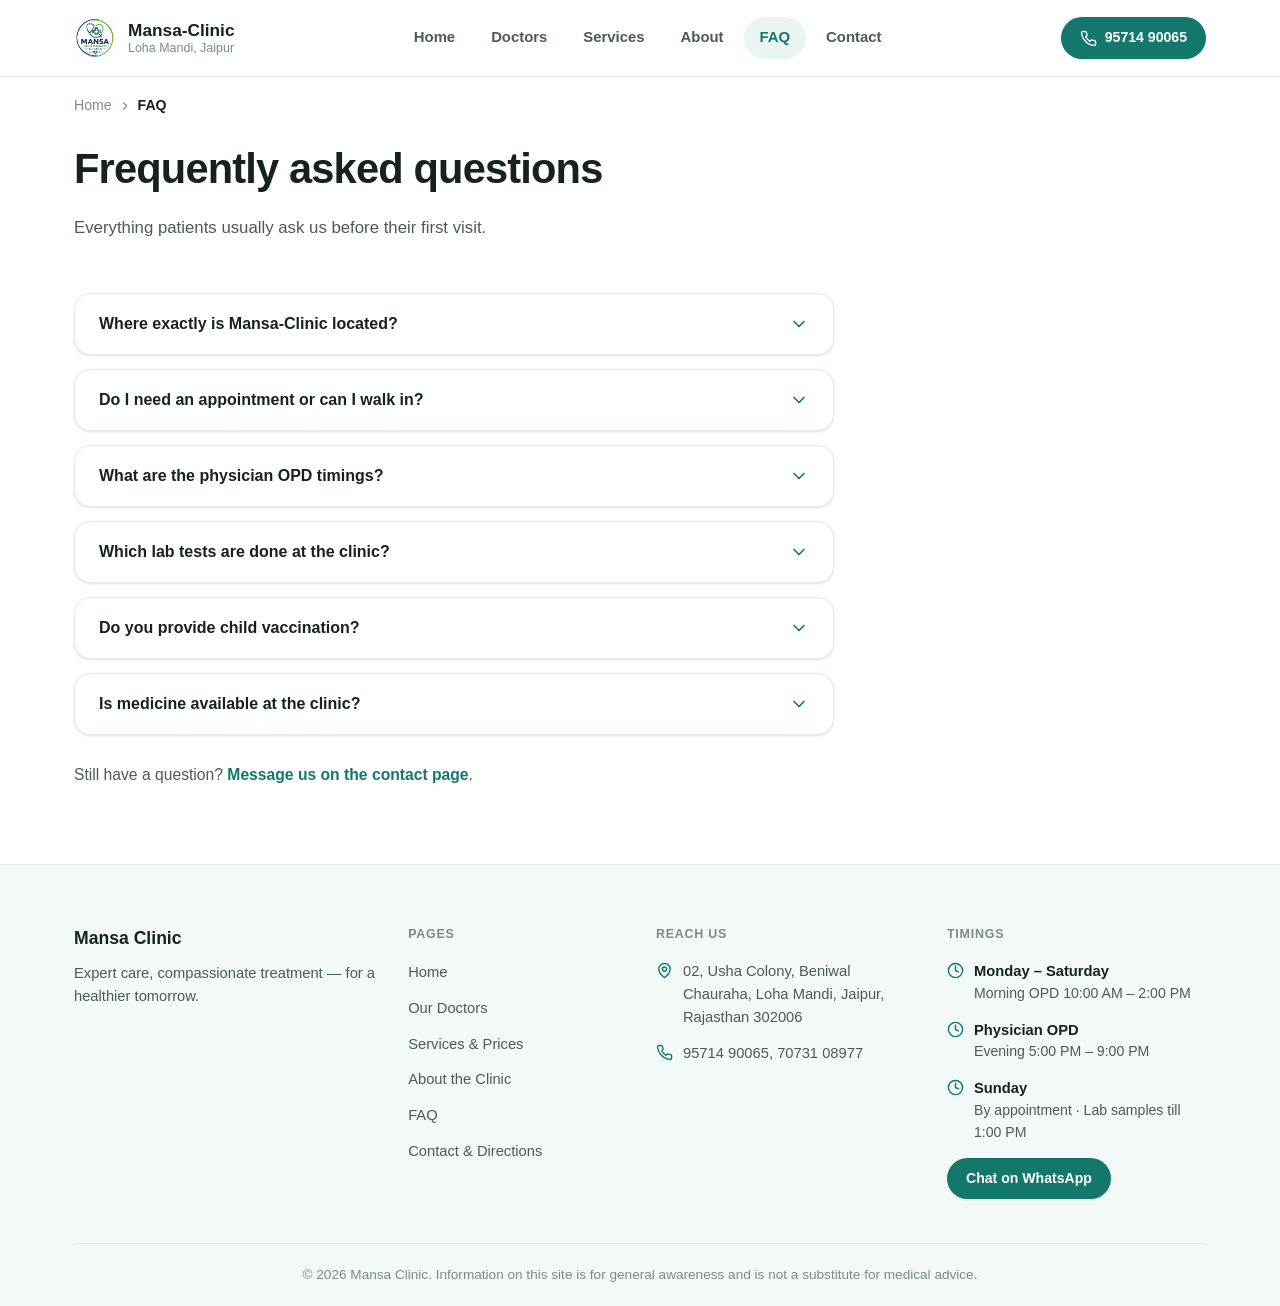
<file: faq.html>
<!DOCTYPE html>
<html lang="en">
<head>
<meta charset="UTF-8" />
<meta name="viewport" content="width=device-width, initial-scale=1.0" />
<title>Frequently Asked Questions | Mansa-Clinic
, Loha Mandi Jaipur</title>
<meta name="description" content="Common questions about visiting Mansa-Clinic
, Loha Mandi, Jaipur — location, walk-ins, OPD timings, lab tests, vaccination and pharmacy." />
<link rel="icon" href="data:image/svg+xml,<svg xmlns=%22http://www.w3.org/2000/svg%22 viewBox=%220 0 24 24%22><circle cx=%2212%22 cy=%2212%22 r=%2212%22 fill=%22%2312786c%22/></svg>" />
<link rel="stylesheet" href="assets/style.css" />
</head>
<body>

<!-- ===================== HEADER ===================== -->
<header class="site-header">
  <div class="container">
    <a href="index.html" class="brand">
      <span class="brand-mark" style="background:none;">
        <img src="assets/logo.png" alt="Mansa Clinic logo" style="width:100%; height:100%; object-fit:contain;">
      </span>
      <span class="brand-text">
        <span class="brand-name">Mansa-Clinic
</span>
        <span class="brand-sub">Loha Mandi, Jaipur</span>
      </span>
    </a>

    <nav class="main-nav" id="main-nav">
      <a href="index.html">Home</a>
      <a href="index.html#doctors">Doctors</a>
      <a href="services.html">Services</a>
      <a href="about.html">About</a>
      <a href="faq.html" class="active">FAQ</a>
      <a href="contact.html">Contact</a>
    </nav>

    <a href="tel:+919571490065" class="btn btn-teal btn-sm header-cta">
      <svg viewBox="0 0 24 24" fill="none" stroke="currentColor" stroke-width="2" stroke-linecap="round" stroke-linejoin="round"><path d="M22 16.92v3a2 2 0 0 1-2.18 2 19.79 19.79 0 0 1-8.63-3.07 19.5 19.5 0 0 1-6-6 19.79 19.79 0 0 1-3.07-8.67A2 2 0 0 1 4.11 2h3a2 2 0 0 1 2 1.72c.127.96.361 1.903.7 2.81a2 2 0 0 1-.45 2.11L8.09 9.91a16 16 0 0 0 6 6l1.27-1.27a2 2 0 0 1 2.11-.45c.907.339 1.85.573 2.81.7A2 2 0 0 1 22 16.92z"/></svg>
      95714 90065
    </a>

    <button class="nav-toggle" id="nav-toggle" aria-label="Toggle menu" aria-expanded="false">
      <svg viewBox="0 0 24 24" fill="none" stroke="currentColor" stroke-width="2" stroke-linecap="round" stroke-linejoin="round"><line x1="3" y1="6" x2="21" y2="6"/><line x1="3" y1="12" x2="21" y2="12"/><line x1="3" y1="18" x2="21" y2="18"/></svg>
    </button>
  </div>
</header>

<div class="container">
  <div class="breadcrumb">
    <a href="index.html">Home</a>
    <svg width="14" height="14" viewBox="0 0 24 24" fill="none" stroke="currentColor" stroke-width="2"><polyline points="9 18 15 12 9 6"/></svg>
    <span class="current">FAQ</span>
  </div>

  <div class="page-head">
    <h1>Frequently asked questions</h1>
    <p>Everything patients usually ask us before their first visit.</p>
  </div>
</div>

<!-- ===================== FAQ LIST ===================== -->
<section class="section" style="padding-top:0;">
  <div class="container">
    <div class="faq-list">

      <div class="faq-item">
        <button class="faq-question" aria-expanded="false">
          Where exactly is Mansa-Clinic
 located?
          <svg viewBox="0 0 24 24" fill="none" stroke="currentColor" stroke-width="2" stroke-linecap="round" stroke-linejoin="round"><polyline points="6 9 12 15 18 9"/></svg>
        </button>
        <div class="faq-answer">
          <div class="faq-answer-inner">Mansa-Clinic
 is at 02, Usha Colony, Beniwal Chauraha, Loha Mandi, Jaipur, Rajasthan 302006 — right at Beniwal Chauraha. You'll find a map and an "Open in Maps" link on our Contact page for turn-by-turn directions.</div>
        </div>
      </div>

      <div class="faq-item">
        <button class="faq-question" aria-expanded="false">
          Do I need an appointment or can I walk in?
          <svg viewBox="0 0 24 24" fill="none" stroke="currentColor" stroke-width="2" stroke-linecap="round" stroke-linejoin="round"><polyline points="6 9 12 15 18 9"/></svg>
        </button>
        <div class="faq-answer">
          <div class="faq-answer-inner">You're welcome to walk in during OPD hours. For gynaecology, paediatrics, skin and dental consultations we'd recommend calling ahead on 95714 90065 or 70731 08977 to confirm the doctor's slot, since these are seen by appointment.</div>
        </div>
      </div>

      <div class="faq-item">
        <button class="faq-question" aria-expanded="false">
          What are the physician OPD timings?
          <svg viewBox="0 0 24 24" fill="none" stroke="currentColor" stroke-width="2" stroke-linecap="round" stroke-linejoin="round"><polyline points="6 9 12 15 18 9"/></svg>
        </button>
        <div class="faq-answer">
          <div class="faq-answer-inner">Dr. Manish Kumar Siloliya sees patients every evening from 5:00 PM to 9:00 PM. Morning OPD runs Monday to Saturday, 10:00 AM to 2:00 PM. On Sundays the clinic is open by appointment, with lab samples accepted until 1:00 PM.</div>
        </div>
      </div>

      <div class="faq-item">
        <button class="faq-question" aria-expanded="false">
          Which lab tests are done at the clinic?
          <svg viewBox="0 0 24 24" fill="none" stroke="currentColor" stroke-width="2" stroke-linecap="round" stroke-linejoin="round"><polyline points="6 9 12 15 18 9"/></svg>
        </button>
        <div class="faq-answer">
          <div class="faq-answer-inner">Our in-house laboratory covers blood, urine, pregnancy, sugar/diabetes and thyroid and vitamin profiles, plus dengue and malaria testing, with same-day reports for routine tests. Digital X-Ray, CT and MRI are arranged through a partner centre — see the Services page for the full list.</div>
        </div>
      </div>

      <div class="faq-item">
        <button class="faq-question" aria-expanded="false">
          Do you provide child vaccination?
          <svg viewBox="0 0 24 24" fill="none" stroke="currentColor" stroke-width="2" stroke-linecap="round" stroke-linejoin="round"><polyline points="6 9 12 15 18 9"/></svg>
        </button>
        <div class="faq-answer">
          <div class="faq-answer-inner">Yes. Dr. Ajay Kumar Saini oversees complete vaccination from birth to 10 years, alongside newborn care and general paediatric consultations.</div>
        </div>
      </div>

      <div class="faq-item">
        <button class="faq-question" aria-expanded="false">
          Is medicine available at the clinic?
          <svg viewBox="0 0 24 24" fill="none" stroke="currentColor" stroke-width="2" stroke-linecap="round" stroke-linejoin="round"><polyline points="6 9 12 15 18 9"/></svg>
        </button>
        <div class="faq-answer">
          <div class="faq-answer-inner">Yes — we have an in-house pharmacy stocking all common medicines, so you can collect your prescription at the counter right after your consultation.</div>
        </div>
      </div>

    </div>

    <p class="faq-footer-note">Still have a question? <a href="contact.html" class="text-link">Message us on the contact page</a>.</p>
  </div>
</section>

<!-- ===================== FOOTER ===================== -->
<footer class="site-footer">
  <div class="container">
    <div class="footer-grid">
      <div class="footer-col">
        <div class="footer-brand">Mansa Clinic</div>
        <p>Expert care, compassionate treatment — for a healthier tomorrow.</p>
      </div>
      <div class="footer-col">
        <h4>Pages</h4>
        <ul>
          <li><a href="index.html">Home</a></li>
          <li><a href="index.html#doctors">Our Doctors</a></li>
          <li><a href="services.html">Services &amp; Prices</a></li>
          <li><a href="about.html">About the Clinic</a></li>
          <li><a href="faq.html">FAQ</a></li>
          <li><a href="contact.html">Contact &amp; Directions</a></li>
        </ul>
      </div>
      <div class="footer-col">
        <h4>Reach us</h4>
        <div class="footer-line">
          <svg viewBox="0 0 24 24" fill="none" stroke="currentColor" stroke-width="2" stroke-linecap="round" stroke-linejoin="round"><path d="M20 10c0 6-8 12-8 12s-8-6-8-12a8 8 0 0 1 16 0z"/><circle cx="12" cy="10" r="3"/></svg>
          <span>02, Usha Colony, Beniwal Chauraha, Loha Mandi, Jaipur, Rajasthan 302006</span>
        </div>
        <div class="footer-line">
          <svg viewBox="0 0 24 24" fill="none" stroke="currentColor" stroke-width="2" stroke-linecap="round" stroke-linejoin="round"><path d="M22 16.92v3a2 2 0 0 1-2.18 2 19.79 19.79 0 0 1-8.63-3.07 19.5 19.5 0 0 1-6-6 19.79 19.79 0 0 1-3.07-8.67A2 2 0 0 1 4.11 2h3a2 2 0 0 1 2 1.72c.127.96.361 1.903.7 2.81a2 2 0 0 1-.45 2.11L8.09 9.91a16 16 0 0 0 6 6l1.27-1.27a2 2 0 0 1 2.11-.45c.907.339 1.85.573 2.81.7A2 2 0 0 1 22 16.92z"/></svg>
          <span><a href="tel:+919571490065">95714 90065</a>, <a href="tel:+917073108977">70731 08977</a></span>
        </div>
      </div>
      <div class="footer-col">
        <h4>Timings</h4>
        <div class="footer-timing">
          <svg viewBox="0 0 24 24" fill="none" stroke="currentColor" stroke-width="2" stroke-linecap="round" stroke-linejoin="round"><circle cx="12" cy="12" r="10"/><polyline points="12 6 12 12 16 14"/></svg>
          <span><strong>Monday – Saturday</strong><span>Morning OPD 10:00 AM – 2:00 PM</span></span>
        </div>
        <div class="footer-timing">
          <svg viewBox="0 0 24 24" fill="none" stroke="currentColor" stroke-width="2" stroke-linecap="round" stroke-linejoin="round"><circle cx="12" cy="12" r="10"/><polyline points="12 6 12 12 16 14"/></svg>
          <span><strong>Physician OPD</strong><span>Evening 5:00 PM – 9:00 PM</span></span>
        </div>
        <div class="footer-timing">
          <svg viewBox="0 0 24 24" fill="none" stroke="currentColor" stroke-width="2" stroke-linecap="round" stroke-linejoin="round"><circle cx="12" cy="12" r="10"/><polyline points="12 6 12 12 16 14"/></svg>
          <span><strong>Sunday</strong><span>By appointment · Lab samples till 1:00 PM</span></span>
        </div>
        <a href="https://wa.me/919571490065?text=Hi!%20I'd%20like%20to%20book%20an%20appointment%20at%20Mansa%20Clinic%2C%20Loha%20Mandi%2C%20Jaipur." class="btn btn-teal btn-sm" target="_blank" rel="noopener">Chat on WhatsApp</a>
      </div>
    </div>
    <div class="footer-bottom">© 2026 Mansa Clinic. Information on this site is for general awareness and is not a substitute for medical advice.</div>
  </div>
</footer>

<div class="mobile-bar">
  <a href="tel:+919571490065" class="mb-call">
    <svg viewBox="0 0 24 24" fill="none" stroke="currentColor" stroke-width="2" stroke-linecap="round" stroke-linejoin="round"><path d="M22 16.92v3a2 2 0 0 1-2.18 2 19.79 19.79 0 0 1-8.63-3.07 19.5 19.5 0 0 1-6-6 19.79 19.79 0 0 1-3.07-8.67A2 2 0 0 1 4.11 2h3a2 2 0 0 1 2 1.72c.127.96.361 1.903.7 2.81a2 2 0 0 1-.45 2.11L8.09 9.91a16 16 0 0 0 6 6l1.27-1.27a2 2 0 0 1 2.11-.45c.907.339 1.85.573 2.81.7A2 2 0 0 1 22 16.92z"/></svg>
    Call now
  </a>
  <a href="https://wa.me/919571490065" class="mb-whatsapp" target="_blank" rel="noopener">
    <svg viewBox="0 0 24 24" fill="none" stroke="currentColor" stroke-width="2" stroke-linecap="round" stroke-linejoin="round"><path d="M21 11.5a8.38 8.38 0 0 1-.9 3.8 8.5 8.5 0 0 1-7.6 4.7 8.38 8.38 0 0 1-3.8-.9L3 21l1.9-5.7a8.38 8.38 0 0 1-.9-3.8 8.5 8.5 0 0 1 4.7-7.6 8.38 8.38 0 0 1 3.8-.9h.5a8.48 8.48 0 0 1 8 8v.5z"/></svg>
    WhatsApp
  </a>
  <a href="contact.html" class="mb-book">
    <svg viewBox="0 0 24 24" fill="none" stroke="currentColor" stroke-width="2" stroke-linecap="round" stroke-linejoin="round"><rect x="3" y="4" width="18" height="18" rx="2"/><line x1="16" y1="2" x2="16" y2="6"/><line x1="8" y1="2" x2="8" y2="6"/><line x1="3" y1="10" x2="21" y2="10"/></svg>
    Book
  </a>
</div>

<script src="assets/script.js"></script>
</body>
</html>
</file>
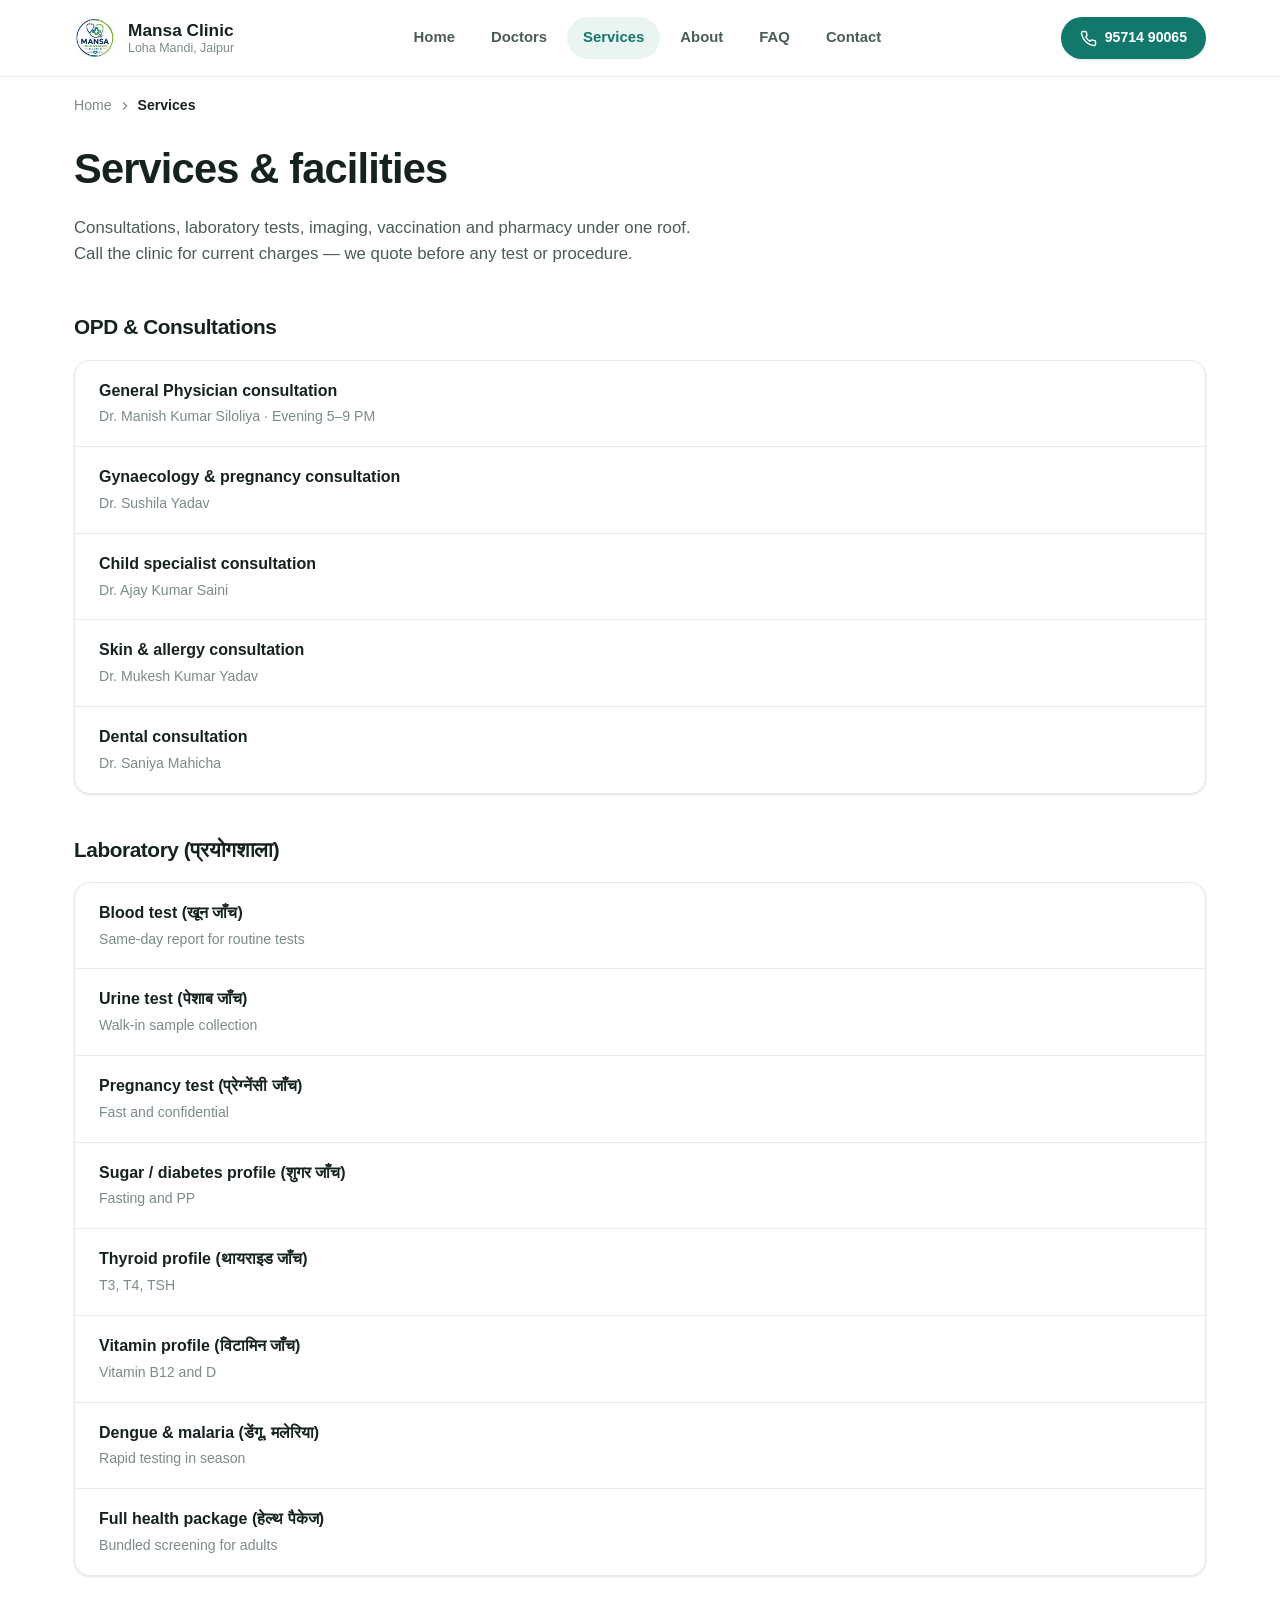
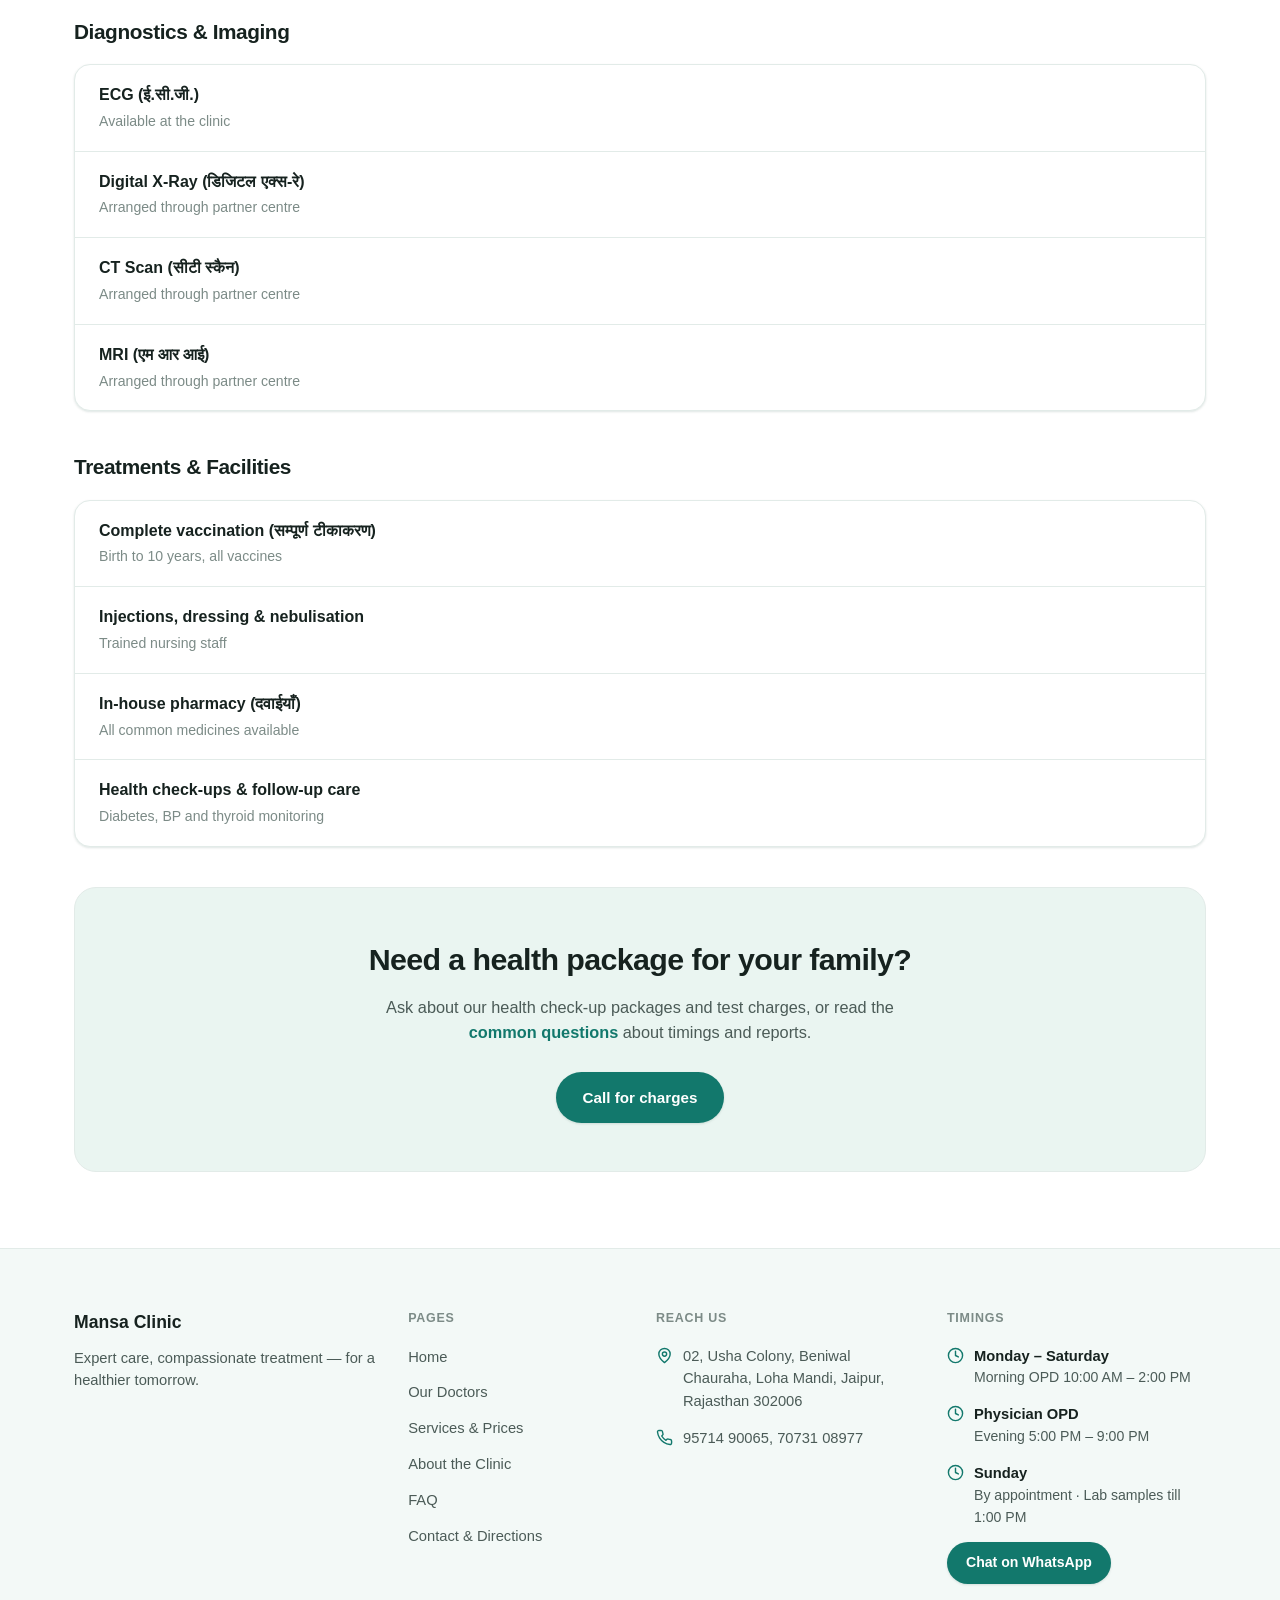
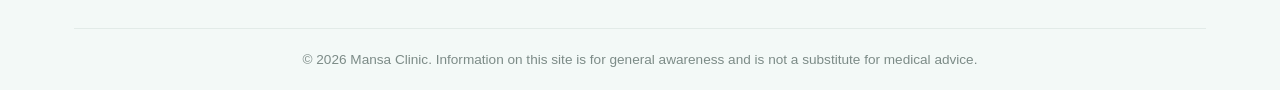
<file: services.html>
<!DOCTYPE html>
<html lang="en">
<head>
<meta charset="UTF-8" />
<meta name="viewport" content="width=device-width, initial-scale=1.0" />
<title>Services &amp; Facilities | Mansa Clinic, Loha Mandi Jaipur</title>
<meta name="description" content="OPD consultations, lab tests, ECG, X-Ray, vaccination, in-house pharmacy and health packages at Mansa Clinic, Loha Mandi, Jaipur." />
<link rel="icon" href="data:image/svg+xml,<svg xmlns=%22http://www.w3.org/2000/svg%22 viewBox=%220 0 24 24%22><circle cx=%2212%22 cy=%2212%22 r=%2212%22 fill=%22%2312786c%22/></svg>" />
<link rel="stylesheet" href="assets/style.css" />
</head>
<body>

<!-- ===================== HEADER ===================== -->
<header class="site-header">
  <div class="container">
    <a href="index.html" class="brand">
      <span class="brand-mark" style="background:none;">
        <img src="assets/logo.png" alt="Mansa Clinic logo" style="width:100%; height:100%; object-fit:contain;">
      </span>
      <span class="brand-text">
        <span class="brand-name">Mansa Clinic</span>
        <span class="brand-sub">Loha Mandi, Jaipur</span>
      </span>
    </a>

    <nav class="main-nav" id="main-nav">
      <a href="index.html">Home</a>
      <a href="index.html#doctors">Doctors</a>
      <a href="services.html" class="active">Services</a>
      <a href="about.html">About</a>
      <a href="faq.html">FAQ</a>
      <a href="contact.html">Contact</a>
    </nav>

    <a href="tel:+919571490065" class="btn btn-teal btn-sm header-cta">
      <svg viewBox="0 0 24 24" fill="none" stroke="currentColor" stroke-width="2" stroke-linecap="round" stroke-linejoin="round"><path d="M22 16.92v3a2 2 0 0 1-2.18 2 19.79 19.79 0 0 1-8.63-3.07 19.5 19.5 0 0 1-6-6 19.79 19.79 0 0 1-3.07-8.67A2 2 0 0 1 4.11 2h3a2 2 0 0 1 2 1.72c.127.96.361 1.903.7 2.81a2 2 0 0 1-.45 2.11L8.09 9.91a16 16 0 0 0 6 6l1.27-1.27a2 2 0 0 1 2.11-.45c.907.339 1.85.573 2.81.7A2 2 0 0 1 22 16.92z"/></svg>
      95714 90065
    </a>

    <button class="nav-toggle" id="nav-toggle" aria-label="Toggle menu" aria-expanded="false">
      <svg viewBox="0 0 24 24" fill="none" stroke="currentColor" stroke-width="2" stroke-linecap="round" stroke-linejoin="round"><line x1="3" y1="6" x2="21" y2="6"/><line x1="3" y1="12" x2="21" y2="12"/><line x1="3" y1="18" x2="21" y2="18"/></svg>
    </button>
  </div>
</header>

<div class="container">
  <div class="breadcrumb">
    <a href="index.html">Home</a>
    <svg width="14" height="14" viewBox="0 0 24 24" fill="none" stroke="currentColor" stroke-width="2"><polyline points="9 18 15 12 9 6"/></svg>
    <span class="current">Services</span>
  </div>

  <div class="page-head">
    <h1>Services &amp; facilities</h1>
    <p>Consultations, laboratory tests, imaging, vaccination and pharmacy under one roof. Call the clinic for current charges — we quote before any test or procedure.</p>
  </div>
</div>

<!-- ===================== SERVICE GROUPS ===================== -->
<section class="section" style="padding-top:0;">
  <div class="container">

    <div class="service-group">
      <h2>OPD &amp; Consultations</h2>
      <div class="service-list">
        <div class="service-row">
          <div>
            <div class="service-row-title">General Physician consultation</div>
            <div class="service-row-sub">Dr. Manish Kumar Siloliya · Evening 5–9 PM</div>
          </div>
        </div>
        <div class="service-row">
          <div>
            <div class="service-row-title">Gynaecology &amp; pregnancy consultation</div>
            <div class="service-row-sub">Dr. Sushila Yadav</div>
          </div>
        </div>
        <div class="service-row">
          <div>
            <div class="service-row-title">Child specialist consultation</div>
            <div class="service-row-sub">Dr. Ajay Kumar Saini</div>
          </div>
        </div>
        <div class="service-row">
          <div>
            <div class="service-row-title">Skin &amp; allergy consultation</div>
            <div class="service-row-sub">Dr. Mukesh Kumar Yadav</div>
          </div>
        </div>
        <div class="service-row">
          <div>
            <div class="service-row-title">Dental consultation</div>
            <div class="service-row-sub">Dr. Saniya Mahicha</div>
          </div>
        </div>
      </div>
    </div>

    <div class="service-group">
      <h2>Laboratory (प्रयोगशाला)</h2>
      <div class="service-list">
        <div class="service-row">
          <div>
            <div class="service-row-title">Blood test (खून जाँच)</div>
            <div class="service-row-sub">Same-day report for routine tests</div>
          </div>
        </div>
        <div class="service-row">
          <div>
            <div class="service-row-title">Urine test (पेशाब जाँच)</div>
            <div class="service-row-sub">Walk-in sample collection</div>
          </div>
        </div>
        <div class="service-row">
          <div>
            <div class="service-row-title">Pregnancy test (प्रेग्नेंसी जाँच)</div>
            <div class="service-row-sub">Fast and confidential</div>
          </div>
        </div>
        <div class="service-row">
          <div>
            <div class="service-row-title">Sugar / diabetes profile (शुगर जाँच)</div>
            <div class="service-row-sub">Fasting and PP</div>
          </div>
        </div>
        <div class="service-row">
          <div>
            <div class="service-row-title">Thyroid profile (थायराइड जाँच)</div>
            <div class="service-row-sub">T3, T4, TSH</div>
          </div>
        </div>
        <div class="service-row">
          <div>
            <div class="service-row-title">Vitamin profile (विटामिन जाँच)</div>
            <div class="service-row-sub">Vitamin B12 and D</div>
          </div>
        </div>
        <div class="service-row">
          <div>
            <div class="service-row-title">Dengue &amp; malaria (डेंगू, मलेरिया)</div>
            <div class="service-row-sub">Rapid testing in season</div>
          </div>
        </div>
        <div class="service-row">
          <div>
            <div class="service-row-title">Full health package (हेल्थ पैकेज)</div>
            <div class="service-row-sub">Bundled screening for adults</div>
          </div>
        </div>
      </div>
    </div>

    <div class="service-group">
      <h2>Diagnostics &amp; Imaging</h2>
      <div class="service-list">
        <div class="service-row">
          <div>
            <div class="service-row-title">ECG (ई.सी.जी.)</div>
            <div class="service-row-sub">Available at the clinic</div>
          </div>
        </div>
        <div class="service-row">
          <div>
            <div class="service-row-title">Digital X-Ray (डिजिटल एक्स-रे)</div>
            <div class="service-row-sub">Arranged through partner centre</div>
          </div>
        </div>
        <div class="service-row">
          <div>
            <div class="service-row-title">CT Scan (सीटी स्कैन)</div>
            <div class="service-row-sub">Arranged through partner centre</div>
          </div>
        </div>
        <div class="service-row">
          <div>
            <div class="service-row-title">MRI (एम आर आई)</div>
            <div class="service-row-sub">Arranged through partner centre</div>
          </div>
        </div>
      </div>
    </div>

    <div class="service-group">
      <h2>Treatments &amp; Facilities</h2>
      <div class="service-list">
        <div class="service-row">
          <div>
            <div class="service-row-title">Complete vaccination (सम्पूर्ण टीकाकरण)</div>
            <div class="service-row-sub">Birth to 10 years, all vaccines</div>
          </div>
        </div>
        <div class="service-row">
          <div>
            <div class="service-row-title">Injections, dressing &amp; nebulisation</div>
            <div class="service-row-sub">Trained nursing staff</div>
          </div>
        </div>
        <div class="service-row">
          <div>
            <div class="service-row-title">In-house pharmacy (दवाईयाँ)</div>
            <div class="service-row-sub">All common medicines available</div>
          </div>
        </div>
        <div class="service-row">
          <div>
            <div class="service-row-title">Health check-ups &amp; follow-up care</div>
            <div class="service-row-sub">Diabetes, BP and thyroid monitoring</div>
          </div>
        </div>
      </div>
    </div>

    <div class="cta-banner">
      <h2>Need a health package for your family?</h2>
      <p>Ask about our health check-up packages and test charges, or read the <a href="faq.html" class="text-link">common questions</a> about timings and reports.</p>
      <div class="cta-actions">
        <a href="tel:+919571490065" class="btn btn-teal">Call for charges</a>
      </div>
    </div>

  </div>
</section>

<!-- ===================== FOOTER ===================== -->
<footer class="site-footer">
  <div class="container">
    <div class="footer-grid">
      <div class="footer-col">
        <div class="footer-brand">Mansa Clinic</div>
        <p>Expert care, compassionate treatment — for a healthier tomorrow.</p>
      </div>
      <div class="footer-col">
        <h4>Pages</h4>
        <ul>
          <li><a href="index.html">Home</a></li>
          <li><a href="index.html#doctors">Our Doctors</a></li>
          <li><a href="services.html">Services &amp; Prices</a></li>
          <li><a href="about.html">About the Clinic</a></li>
          <li><a href="faq.html">FAQ</a></li>
          <li><a href="contact.html">Contact &amp; Directions</a></li>
        </ul>
      </div>
      <div class="footer-col">
        <h4>Reach us</h4>
        <div class="footer-line">
          <svg viewBox="0 0 24 24" fill="none" stroke="currentColor" stroke-width="2" stroke-linecap="round" stroke-linejoin="round"><path d="M20 10c0 6-8 12-8 12s-8-6-8-12a8 8 0 0 1 16 0z"/><circle cx="12" cy="10" r="3"/></svg>
          <span>02, Usha Colony, Beniwal Chauraha, Loha Mandi, Jaipur, Rajasthan 302006</span>
        </div>
        <div class="footer-line">
          <svg viewBox="0 0 24 24" fill="none" stroke="currentColor" stroke-width="2" stroke-linecap="round" stroke-linejoin="round"><path d="M22 16.92v3a2 2 0 0 1-2.18 2 19.79 19.79 0 0 1-8.63-3.07 19.5 19.5 0 0 1-6-6 19.79 19.79 0 0 1-3.07-8.67A2 2 0 0 1 4.11 2h3a2 2 0 0 1 2 1.72c.127.96.361 1.903.7 2.81a2 2 0 0 1-.45 2.11L8.09 9.91a16 16 0 0 0 6 6l1.27-1.27a2 2 0 0 1 2.11-.45c.907.339 1.85.573 2.81.7A2 2 0 0 1 22 16.92z"/></svg>
          <span><a href="tel:+919571490065">95714 90065</a>, <a href="tel:+917073108977">70731 08977</a></span>
        </div>
      </div>
      <div class="footer-col">
        <h4>Timings</h4>
        <div class="footer-timing">
          <svg viewBox="0 0 24 24" fill="none" stroke="currentColor" stroke-width="2" stroke-linecap="round" stroke-linejoin="round"><circle cx="12" cy="12" r="10"/><polyline points="12 6 12 12 16 14"/></svg>
          <span><strong>Monday – Saturday</strong><span>Morning OPD 10:00 AM – 2:00 PM</span></span>
        </div>
        <div class="footer-timing">
          <svg viewBox="0 0 24 24" fill="none" stroke="currentColor" stroke-width="2" stroke-linecap="round" stroke-linejoin="round"><circle cx="12" cy="12" r="10"/><polyline points="12 6 12 12 16 14"/></svg>
          <span><strong>Physician OPD</strong><span>Evening 5:00 PM – 9:00 PM</span></span>
        </div>
        <div class="footer-timing">
          <svg viewBox="0 0 24 24" fill="none" stroke="currentColor" stroke-width="2" stroke-linecap="round" stroke-linejoin="round"><circle cx="12" cy="12" r="10"/><polyline points="12 6 12 12 16 14"/></svg>
          <span><strong>Sunday</strong><span>By appointment · Lab samples till 1:00 PM</span></span>
        </div>
        <a href="https://wa.me/919571490065?text=Hi!%20I'd%20like%20to%20book%20an%20appointment%20at%20Mansa%20Clinic%2C%20Loha%20Mandi%2C%20Jaipur." class="btn btn-teal btn-sm" target="_blank" rel="noopener">Chat on WhatsApp</a>
      </div>
    </div>
    <div class="footer-bottom">© 2026 Mansa Clinic. Information on this site is for general awareness and is not a substitute for medical advice.</div>
  </div>
</footer>

<div class="mobile-bar">
  <a href="tel:+919571490065" class="mb-call">
    <svg viewBox="0 0 24 24" fill="none" stroke="currentColor" stroke-width="2" stroke-linecap="round" stroke-linejoin="round"><path d="M22 16.92v3a2 2 0 0 1-2.18 2 19.79 19.79 0 0 1-8.63-3.07 19.5 19.5 0 0 1-6-6 19.79 19.79 0 0 1-3.07-8.67A2 2 0 0 1 4.11 2h3a2 2 0 0 1 2 1.72c.127.96.361 1.903.7 2.81a2 2 0 0 1-.45 2.11L8.09 9.91a16 16 0 0 0 6 6l1.27-1.27a2 2 0 0 1 2.11-.45c.907.339 1.85.573 2.81.7A2 2 0 0 1 22 16.92z"/></svg>
    Call now
  </a>
  <a href="https://wa.me/919571490065" class="mb-whatsapp" target="_blank" rel="noopener">
    <svg viewBox="0 0 24 24" fill="none" stroke="currentColor" stroke-width="2" stroke-linecap="round" stroke-linejoin="round"><path d="M21 11.5a8.38 8.38 0 0 1-.9 3.8 8.5 8.5 0 0 1-7.6 4.7 8.38 8.38 0 0 1-3.8-.9L3 21l1.9-5.7a8.38 8.38 0 0 1-.9-3.8 8.5 8.5 0 0 1 4.7-7.6 8.38 8.38 0 0 1 3.8-.9h.5a8.48 8.48 0 0 1 8 8v.5z"/></svg>
    WhatsApp
  </a>
  <a href="contact.html" class="mb-book">
    <svg viewBox="0 0 24 24" fill="none" stroke="currentColor" stroke-width="2" stroke-linecap="round" stroke-linejoin="round"><rect x="3" y="4" width="18" height="18" rx="2"/><line x1="16" y1="2" x2="16" y2="6"/><line x1="8" y1="2" x2="8" y2="6"/><line x1="3" y1="10" x2="21" y2="10"/></svg>
    Book
  </a>
</div>

<script src="assets/script.js"></script>
</body>
</html>
</file>
<file: assets/style.css>
:root {
  --teal-900: #0d3d38;
  --teal-700: #12786c;
  --teal-600: #158577;
  --teal-500: #1c9c8b;
  --sage-100: #eaf5f1;
  --sage-50: #f3f9f7;
  --ink: #16221f;
  --ink-soft: #4b5b57;
  --ink-faint: #7c8b87;
  --line: #e2ebe8;
  --white: #ffffff;
  --orange: #ef8d2e;
  --orange-dark: #d97a1c;
  --rose: #c65d78;
  --rose-bg: #fbeaf0;
  --shadow-sm: 0 1px 2px rgba(13, 61, 56, 0.06), 0 1px 3px rgba(13, 61, 56, 0.08);
  --shadow-md: 0 4px 14px rgba(13, 61, 56, 0.08), 0 2px 6px rgba(13, 61, 56, 0.06);
  --shadow-lg: 0 12px 32px rgba(13, 61, 56, 0.14);
  --radius-sm: 10px;
  --radius-md: 16px;
  --radius-lg: 22px;
  --radius-pill: 999px;
  --max-width: 1180px;
  --header-h: 76px;
}

* {
  box-sizing: border-box;
}

html {
  scroll-behavior: smooth;
}

body {
  margin: 0;
  font-family: "Inter", -apple-system, BlinkMacSystemFont, "Segoe UI", Roboto, Helvetica, Arial, sans-serif;
  color: var(--ink);
  background: var(--white);
  line-height: 1.55;
  -webkit-font-smoothing: antialiased;
}

img {
  max-width: 100%;
  display: block;
}

a {
  color: inherit;
  text-decoration: none;
}

ul {
  margin: 0;
  padding: 0;
  list-style: none;
}

h1, h2, h3, h4 {
  margin: 0;
  font-weight: 800;
  letter-spacing: -0.02em;
  color: var(--ink);
}

p {
  margin: 0;
}

button {
  font-family: inherit;
  cursor: pointer;
}

.container {
  width: 100%;
  max-width: var(--max-width);
  margin: 0 auto;
  padding: 0 24px;
}

:focus-visible {
  outline: 2px solid var(--teal-600);
  outline-offset: 2px;
}

/* Respect reduced motion */
@media (prefers-reduced-motion: reduce) {
  *, *::before, *::after {
    animation-duration: 0.01ms !important;
    animation-iteration-count: 1 !important;
    transition-duration: 0.01ms !important;
    scroll-behavior: auto !important;
  }
}

/* ---------------- Buttons ---------------- */

.btn {
  display: inline-flex;
  align-items: center;
  justify-content: center;
  gap: 8px;
  padding: 13px 26px;
  border-radius: var(--radius-pill);
  font-weight: 600;
  font-size: 0.95rem;
  border: 1px solid transparent;
  transition: transform 0.15s ease, box-shadow 0.15s ease, background 0.15s ease;
  white-space: nowrap;
}

.btn svg {
  width: 17px;
  height: 17px;
  flex-shrink: 0;
}

.btn:hover {
  transform: translateY(-1px);
}

.btn-orange {
  background: var(--orange);
  color: var(--white);
  box-shadow: var(--shadow-sm);
}

.btn-orange:hover {
  background: var(--orange-dark);
}

.btn-teal {
  background: var(--teal-700);
  color: var(--white);
  box-shadow: var(--shadow-sm);
}

.btn-teal:hover {
  background: var(--teal-900);
}

.btn-outline {
  background: var(--white);
  color: var(--ink);
  border-color: var(--line);
}

.btn-outline:hover {
  border-color: var(--teal-600);
  background: var(--sage-50);
}

.btn-outline-white {
  background: rgba(255, 255, 255, 0.08);
  color: var(--white);
  border-color: rgba(255, 255, 255, 0.55);
  backdrop-filter: blur(2px);
}

.btn-outline-white:hover {
  background: rgba(255, 255, 255, 0.18);
}

.btn-sm {
  padding: 9px 18px;
  font-size: 0.88rem;
}

.btn-block {
  width: 100%;
}

.text-link {
  color: var(--teal-700);
  font-weight: 600;
  border-bottom: 1px solid transparent;
  transition: border-color 0.15s ease;
}

.text-link:hover {
  border-color: var(--teal-700);
}

/* ---------------- Header ---------------- */

.site-header {
  position: sticky;
  top: 0;
  z-index: 100;
  background: rgba(255, 255, 255, 0.92);
  backdrop-filter: blur(10px);
  border-bottom: 1px solid var(--line);
}

.site-header .container {
  display: flex;
  align-items: center;
  justify-content: space-between;
  height: var(--header-h);
  gap: 16px;
}

.brand {
  display: flex;
  align-items: center;
  gap: 12px;
  flex-shrink: 0;
}

.brand-mark {
  width: 42px;
  height: 42px;
  border-radius: 50%;
  background: var(--teal-700);
  display: flex;
  align-items: center;
  justify-content: center;
  flex-shrink: 0;
}

.brand-mark svg {
  width: 22px;
  height: 22px;
  color: var(--white);
}

.brand-text {
  display: flex;
  flex-direction: column;
  line-height: 1.15;
}

.brand-name {
  font-weight: 800;
  font-size: 1.08rem;
  color: var(--ink);
}

.brand-sub {
  font-size: 0.78rem;
  color: var(--ink-faint);
  font-weight: 500;
}

.main-nav {
  display: flex;
  align-items: center;
  gap: 4px;
}

.main-nav a {
  padding: 9px 16px;
  border-radius: var(--radius-pill);
  font-size: 0.93rem;
  font-weight: 600;
  color: var(--ink-soft);
  transition: background 0.15s ease, color 0.15s ease;
}

.main-nav a:hover {
  background: var(--sage-100);
  color: var(--ink);
}

.main-nav a.active {
  background: var(--sage-100);
  color: var(--teal-700);
}

.header-cta {
  flex-shrink: 0;
}

.nav-toggle {
  display: none;
  background: none;
  border: none;
  padding: 8px;
  color: var(--ink);
}

.nav-toggle svg {
  width: 26px;
  height: 26px;
}

/* ---------------- Breadcrumb ---------------- */

.breadcrumb {
  padding: 18px 0 0;
  font-size: 0.88rem;
  color: var(--ink-faint);
  display: flex;
  align-items: center;
  gap: 6px;
}

.breadcrumb a {
  color: var(--ink-faint);
  transition: color 0.15s ease;
}

.breadcrumb a:hover {
  color: var(--teal-700);
}

.breadcrumb .current {
  color: var(--ink);
  font-weight: 600;
}

/* ---------------- Page header (inner pages) ---------------- */

.page-head {
  padding: 20px 0 44px;
}

.page-head h1 {
  font-size: clamp(2rem, 4vw, 2.6rem);
  margin-bottom: 14px;
}

.page-head p {
  color: var(--ink-soft);
  font-size: 1.05rem;
  max-width: 640px;
}

/* ---------------- Hero (home) ---------------- */

.hero {
  position: relative;
  min-height: 640px;
  display: flex;
  align-items: center;
  color: var(--white);
  overflow: hidden;
}

.hero-bg {
  position: absolute;
  inset: 0;
  z-index: 0;
  overflow: hidden;
}

.hero-bg-img {
  width: 100%;
  height: 100%;
  object-fit: contain;
  background-repeat: repeat;
  display: block;
}

.hero-bg::after {
  content: "";
  position: absolute;
  inset: 0;
  background: linear-gradient(115deg, rgba(6, 34, 30, 0.6) 0%, rgba(6, 34, 30, 0.45) 50%, rgba(6, 34, 30, 0.35) 100%);
}

.hero-content {
  position: relative;
  z-index: 1;
  padding: 90px 0 70px;
  max-width: 700px;
}

.hero-badge {
  display: inline-flex;
  align-items: center;
  gap: 8px;
  padding: 7px 16px;
  border-radius: var(--radius-pill);
  background: rgba(255, 255, 255, 0.16);
  border: 1px solid rgba(255, 255, 255, 0.3);
  font-size: 0.78rem;
  font-weight: 700;
  letter-spacing: 0.04em;
  text-transform: uppercase;
  margin-bottom: 22px;
}

.hero h1 {
  color: var(--white);
  font-size: clamp(1.5rem, 6vw, 3.1rem);
  line-height: 1.12;
  margin-bottom: 20px;
}

.hero p.lead {
  font-size: 1.1rem;
  color: rgba(255, 255, 255, 0.9);
  margin-bottom: 30px;
  max-width: 580px;
}

.hero-actions {
  display: flex;
  gap: 14px;
  flex-wrap: wrap;
  margin-bottom: 38px;
}

.hero-facts {
  display: flex;
  gap: 32px;
  flex-wrap: wrap;
}

.hero-fact {
  display: flex;
  align-items: center;
  gap: 9px;
  font-size: 0.92rem;
  color: rgba(255, 255, 255, 0.92);
  font-weight: 500;
}

.hero-fact svg {
  width: 18px;
  height: 18px;
  flex-shrink: 0;
  color: var(--white);
}

/* ---------------- Sections ---------------- */

.section {
  padding: 76px 0;
}

.section-tight {
  padding: 56px 0;
}

.section-alt {
  background: var(--sage-50);
}

.section-head {
  margin-bottom: 40px;
  max-width: 640px;
}

.section-head h2 {
  font-size: clamp(1.6rem, 3vw, 2.1rem);
  margin-bottom: 10px;
}

.section-head p {
  color: var(--ink-soft);
  font-size: 1.02rem;
}

.section-links {
  display: flex;
  gap: 28px;
  margin-top: 24px;
  flex-wrap: wrap;
}

/* ---------------- Specialities / feature cards ---------------- */

.card-grid-4 {
  display: grid;
  grid-template-columns: repeat(4, 1fr);
  gap: 20px;
}

.feature-card {
  background: var(--white);
  border: 1px solid var(--line);
  border-radius: var(--radius-md);
  padding: 26px 22px;
  box-shadow: var(--shadow-sm);
  transition: box-shadow 0.2s ease, transform 0.2s ease;
}

.feature-card:hover {
  box-shadow: var(--shadow-md);
  transform: translateY(-2px);
}

.feature-icon {
  width: 46px;
  height: 46px;
  border-radius: 50%;
  background: var(--sage-100);
  display: flex;
  align-items: center;
  justify-content: center;
  margin-bottom: 16px;
  color: var(--teal-700);
}

.feature-icon svg {
  width: 22px;
  height: 22px;
}

.feature-card h3 {
  font-size: 1.08rem;
  margin-bottom: 8px;
}

.feature-card p {
  color: var(--ink-soft);
  font-size: 0.92rem;
}

/* ---------------- Split (image + text) ---------------- */

.split {
  display: grid;
  grid-template-columns: 1fr 1fr;
  gap: 56px;
  align-items: center;
}

.split img {
  border-radius: var(--radius-lg);
  box-shadow: var(--shadow-md);
  width: 100%;
  height: 380px;
  object-fit: cover;
}

.split h2 {
  font-size: clamp(1.5rem, 3vw, 2rem);
  margin-bottom: 16px;
}

.split p {
  color: var(--ink-soft);
  font-size: 1.02rem;
  margin-bottom: 24px;
}

.split.reverse {
  grid-template-columns: 1fr 1fr;
}

.split.reverse .split-media {
  order: 2;
}

/* ---------------- CTA banner ---------------- */

.cta-banner {
  background: var(--sage-100);
  border: 1px solid var(--line);
  border-radius: var(--radius-lg);
  padding: 48px 40px;
  text-align: center;
}

.cta-banner h2 {
  font-size: clamp(1.4rem, 3vw, 1.9rem);
  margin-bottom: 12px;
}

.cta-banner p {
  color: var(--ink-soft);
  font-size: 1.02rem;
  max-width: 560px;
  margin: 0 auto 26px;
}

.cta-actions {
  display: flex;
  gap: 14px;
  justify-content: center;
  flex-wrap: wrap;
}

/* ---------------- Footer ---------------- */

.site-footer {
  background: var(--sage-50);
  border-top: 1px solid var(--line);
  padding: 60px 0 0;
}

.footer-grid {
  display: grid;
  grid-template-columns: 1.4fr 1fr 1.2fr 1.2fr;
  gap: 32px;
  padding-bottom: 44px;
}

.footer-col h4 {
  font-size: 0.78rem;
  font-weight: 700;
  letter-spacing: 0.06em;
  text-transform: uppercase;
  color: var(--ink-faint);
  margin-bottom: 16px;
}

.footer-col .footer-brand {
  font-size: 1.1rem;
  font-weight: 800;
  margin-bottom: 10px;
}

.footer-col p {
  color: var(--ink-soft);
  font-size: 0.92rem;
}

.footer-col ul li {
  margin-bottom: 11px;
}

.footer-col ul li a {
  color: var(--ink-soft);
  font-size: 0.92rem;
  transition: color 0.15s ease;
}

.footer-col ul li a:hover {
  color: var(--teal-700);
}

.footer-line {
  display: flex;
  align-items: flex-start;
  gap: 10px;
  margin-bottom: 14px;
  font-size: 0.92rem;
  color: var(--ink-soft);
}

.footer-line svg {
  width: 17px;
  height: 17px;
  flex-shrink: 0;
  color: var(--teal-700);
  margin-top: 2px;
}

.footer-timing {
  display: flex;
  gap: 10px;
  margin-bottom: 14px;
}

.footer-timing svg {
  width: 17px;
  height: 17px;
  flex-shrink: 0;
  color: var(--teal-700);
  margin-top: 2px;
}

.footer-timing strong {
  display: block;
  font-size: 0.92rem;
  color: var(--ink);
  font-weight: 600;
}

.footer-timing span {
  font-size: 0.88rem;
  color: var(--ink-soft);
}

.footer-bottom {
  border-top: 1px solid var(--line);
  padding: 20px 0;
  text-align: center;
  font-size: 0.85rem;
  color: var(--ink-faint);
}

/* ---------------- Doctors page ---------------- */

.doctor-grid {
  display: grid;
  grid-template-columns: 1fr 1fr;
  gap: 24px;
  margin-top: 36px;
}

.doctor-card {
  background: var(--white);
  border: 1px solid var(--line);
  border-radius: var(--radius-md);
  overflow: hidden;
  box-shadow: var(--shadow-sm);
  transition: box-shadow 0.2s ease, transform 0.2s ease;
}

.doctor-card:hover {
  box-shadow: var(--shadow-md);
  transform: translateY(-2px);
}

.doctor-photo {
  height: 420px;
  background: var(--sage-100);
  display: flex;
  align-items: center;
  justify-content: center;
  overflow: hidden;
}

.doctor-photo img {
  width: 100%;
  height: 100%;
  object-fit: contain;
}

.doctor-initials {
  font-size: 3.4rem;
  font-weight: 700;
  color: var(--teal-600);
  letter-spacing: 0.02em;
}

.doctor-body {
  padding: 24px;
}

.doctor-body h3 {
  font-size: 1.15rem;
  margin-bottom: 4px;
}

.doctor-specialty {
  color: var(--teal-700);
  font-weight: 600;
  font-size: 0.95rem;
  margin-bottom: 8px;
  display: block;
}

.doctor-cred {
  color: var(--ink-faint);
  font-size: 0.86rem;
  margin-bottom: 4px;
}

.doctor-cred + .doctor-cred {
  margin-bottom: 14px;
}

.doctor-desc {
  color: var(--ink-soft);
  font-size: 0.93rem;
  margin: 14px 0 20px;
}

.doctor-actions {
  display: flex;
  gap: 10px;
  flex-wrap: wrap;
}

.doctors-note {
  margin-top: 32px;
  color: var(--ink-soft);
  font-size: 0.98rem;
}

/* ---------------- Services page ---------------- */

.service-group {
  margin-bottom: 40px;
}

.service-group h2 {
  font-size: 1.3rem;
  margin-bottom: 16px;
}

.service-list {
  background: var(--white);
  border: 1px solid var(--line);
  border-radius: var(--radius-md);
  overflow: hidden;
  box-shadow: var(--shadow-sm);
}

.service-row {
  display: flex;
  align-items: center;
  justify-content: space-between;
  padding: 18px 24px;
  border-bottom: 1px solid var(--line);
  gap: 16px;
}

.service-row:last-child {
  border-bottom: none;
}

.service-row-title {
  font-weight: 600;
  font-size: 1rem;
  color: var(--ink);
  margin-bottom: 3px;
}

.service-row-sub {
  font-size: 0.88rem;
  color: var(--ink-faint);
}

/* ---------------- About page ---------------- */

.about-hero-media img {
  width: 100%;
  height: 320px;
  object-fit: cover;
  border-radius: var(--radius-lg);
  box-shadow: var(--shadow-md);
}

.mission-box {
  background: var(--white);
  border: 1px solid var(--line);
  border-radius: var(--radius-md);
  padding: 22px 24px;
  margin-top: 24px;
  box-shadow: var(--shadow-sm);
}

.mission-box h3 {
  font-size: 1rem;
  margin-bottom: 8px;
  color: var(--teal-700);
}

.mission-box p {
  color: var(--ink-soft);
  font-size: 0.95rem;
}

.value-grid {
  display: grid;
  grid-template-columns: 1fr 1fr;
  gap: 20px;
  margin-top: 28px;
}

.value-card {
  background: var(--white);
  border: 1px solid var(--line);
  border-radius: var(--radius-md);
  padding: 24px;
}

.value-card h3 {
  font-size: 1.05rem;
  margin-bottom: 8px;
}

.value-card p {
  color: var(--ink-soft);
  font-size: 0.93rem;
}

/* ---------------- FAQ page ---------------- */

.faq-list {
  max-width: 760px;
  margin-top: 8px;
}

.faq-item {
  background: var(--white);
  border: 1px solid var(--line);
  border-radius: var(--radius-md);
  margin-bottom: 14px;
  overflow: hidden;
  box-shadow: var(--shadow-sm);
}

.faq-question {
  width: 100%;
  display: flex;
  align-items: center;
  justify-content: space-between;
  gap: 16px;
  background: none;
  border: none;
  padding: 20px 24px;
  text-align: left;
  font-size: 1rem;
  font-weight: 600;
  color: var(--ink);
}

.faq-question svg {
  width: 20px;
  height: 20px;
  flex-shrink: 0;
  color: var(--teal-700);
  transition: transform 0.2s ease;
}

.faq-item.open .faq-question svg {
  transform: rotate(180deg);
}

.faq-answer {
  max-height: 0;
  overflow: hidden;
  transition: max-height 0.25s ease;
}

.faq-answer-inner {
  padding: 0 24px 22px;
  color: var(--ink-soft);
  font-size: 0.95rem;
  line-height: 1.65;
}

.faq-footer-note {
  margin-top: 28px;
  color: var(--ink-soft);
  font-size: 0.98rem;
}

/* ---------------- Contact page ---------------- */

.contact-actions {
  display: flex;
  gap: 12px;
  flex-wrap: wrap;
  margin: 26px 0 40px;
}

.contact-grid {
  display: grid;
  grid-template-columns: 1.15fr 1fr;
  gap: 28px;
  align-items: start;
}

.contact-form-card,
.contact-info-card {
  background: var(--white);
  border: 1px solid var(--line);
  border-radius: var(--radius-lg);
  padding: 32px;
  box-shadow: var(--shadow-sm);
}

.contact-form-card h3 {
  font-size: 1.15rem;
  margin-bottom: 22px;
}

.form-row {
  display: grid;
  grid-template-columns: 1fr 1fr;
  gap: 16px;
  margin-bottom: 18px;
}

.form-field {
  display: flex;
  flex-direction: column;
  gap: 7px;
  margin-bottom: 18px;
}

.form-field label {
  font-size: 0.88rem;
  font-weight: 600;
  color: var(--ink);
}

.form-field input,
.form-field select,
.form-field textarea {
  border: 1px solid var(--line);
  border-radius: var(--radius-sm);
  padding: 12px 14px;
  font-family: inherit;
  font-size: 0.95rem;
  color: var(--ink);
  background: var(--white);
  transition: border-color 0.15s ease;
}

.form-field input:focus,
.form-field select:focus,
.form-field textarea:focus {
  border-color: var(--teal-600);
  outline: none;
}

.form-field textarea {
  resize: vertical;
  min-height: 100px;
}

.form-note {
  font-size: 0.82rem;
  color: var(--ink-faint);
  margin-top: 12px;
}

.form-success {
  display: none;
  background: var(--sage-100);
  border: 1px solid var(--teal-500);
  border-radius: var(--radius-sm);
  padding: 14px 16px;
  color: var(--teal-900);
  font-size: 0.92rem;
  font-weight: 600;
  margin-top: 16px;
}

.form-success.show {
  display: block;
}

.contact-info-card h3 {
  font-size: 1.1rem;
  margin-bottom: 18px;
}

.map-frame {
  border-radius: var(--radius-sm);
  overflow: hidden;
  border: 1px solid var(--line);
  margin-top: 20px;
  height: 220px;
}

.map-frame iframe {
  width: 100%;
  height: 100%;
  border: 0;
}

.faq-hint {
  margin-top: 16px;
  font-size: 0.9rem;
  color: var(--ink-soft);
}

/* ---------------- Mobile sticky action bar ---------------- */

.mobile-bar {
  display: none;
  position: fixed;
  bottom: 0;
  left: 0;
  right: 0;
  z-index: 90;
  background: var(--white);
  border-top: 1px solid var(--line);
  box-shadow: 0 -4px 16px rgba(13, 61, 56, 0.1);
  padding: 10px 14px calc(10px + env(safe-area-inset-bottom));
  gap: 10px;
}

.mobile-bar a {
  flex: 1;
  display: flex;
  align-items: center;
  justify-content: center;
  gap: 6px;
  padding: 11px 8px;
  border-radius: var(--radius-pill);
  font-size: 0.82rem;
  font-weight: 700;
}

.mobile-bar a svg {
  width: 16px;
  height: 16px;
}

.mobile-bar .mb-call {
  background: var(--teal-700);
  color: var(--white);
}

.mobile-bar .mb-whatsapp {
  background: #25a366;
  color: var(--white);
}

.mobile-bar .mb-book {
  background: var(--orange);
  color: var(--white);
}

/* ==========================================================================
   Responsive
   ========================================================================== */

@media (max-width: 980px) {
  .card-grid-4 {
    grid-template-columns: repeat(2, 1fr);
  }

  .split,
  .split.reverse {
    grid-template-columns: 1fr;
    gap: 32px;
  }

  .split.reverse .split-media {
    order: 0;
  }

  .footer-grid {
    grid-template-columns: 1fr 1fr;
    gap: 36px 24px;
  }

  .contact-grid {
    grid-template-columns: 1fr;
  }

  .doctor-grid {
    grid-template-columns: 1fr;
  }

  .value-grid {
    grid-template-columns: 1fr;
  }
}

@media (max-width: 760px) {
  .main-nav {
    position: fixed;
    top: var(--header-h);
    left: 0;
    right: 0;
    background: var(--white);
    flex-direction: column;
    align-items: stretch;
    padding: 10px 20px 18px;
    border-bottom: 1px solid var(--line);
    box-shadow: var(--shadow-md);
    gap: 2px;
    transform: translateY(-8px);
    opacity: 0;
    pointer-events: none;
    transition: opacity 0.18s ease, transform 0.18s ease;
  }

  .main-nav.open {
    transform: translateY(0);
    opacity: 1;
    pointer-events: auto;
  }

  .main-nav a {
    padding: 12px 14px;
  }

  .nav-toggle {
    display: block;
  }

  .header-cta {
    display: none;
  }

  .hero {
    min-height: 560px;
  }

  .hero-content {
    padding: 56px 0 46px;
  }

  .hero-facts {
    flex-direction: column;
    gap: 12px;
  }

  .card-grid-4 {
    grid-template-columns: 1fr;
  }

  .form-row {
    grid-template-columns: 1fr;
    gap: 0;
  }

  .footer-grid {
    grid-template-columns: 1fr;
    gap: 28px;
  }

  .section {
    padding: 52px 0;
  }

  .cta-banner {
    padding: 34px 22px;
  }

  body {
    padding-bottom: 68px;
  }

  .mobile-bar {
    display: flex;
  }

  .doctor-photo {
    height: 260px;
  }
   @media (max-width: 480px) {
  .hero-content { padding: 60px 0 50px; }
  .hero p.lead { font-size: 0.95rem; }
  .hero-badge { font-size: 0.7rem; padding: 6px 12px; }
  .hero-facts { gap: 16px; }
  .hero-fact { font-size: 0.85rem; }
  }
   @media (max-width: 480px) {
     .hero-bg {
       background-image:
         linear-gradient(115deg, rgba(6, 34, 30, 0.94) 0%, rgba(6, 34, 30, 0.85) 60%, rgba(6, 34, 30, 0.75) 100%),
         url('assets/hero-bg.jpg');
  }
  }
</file>
